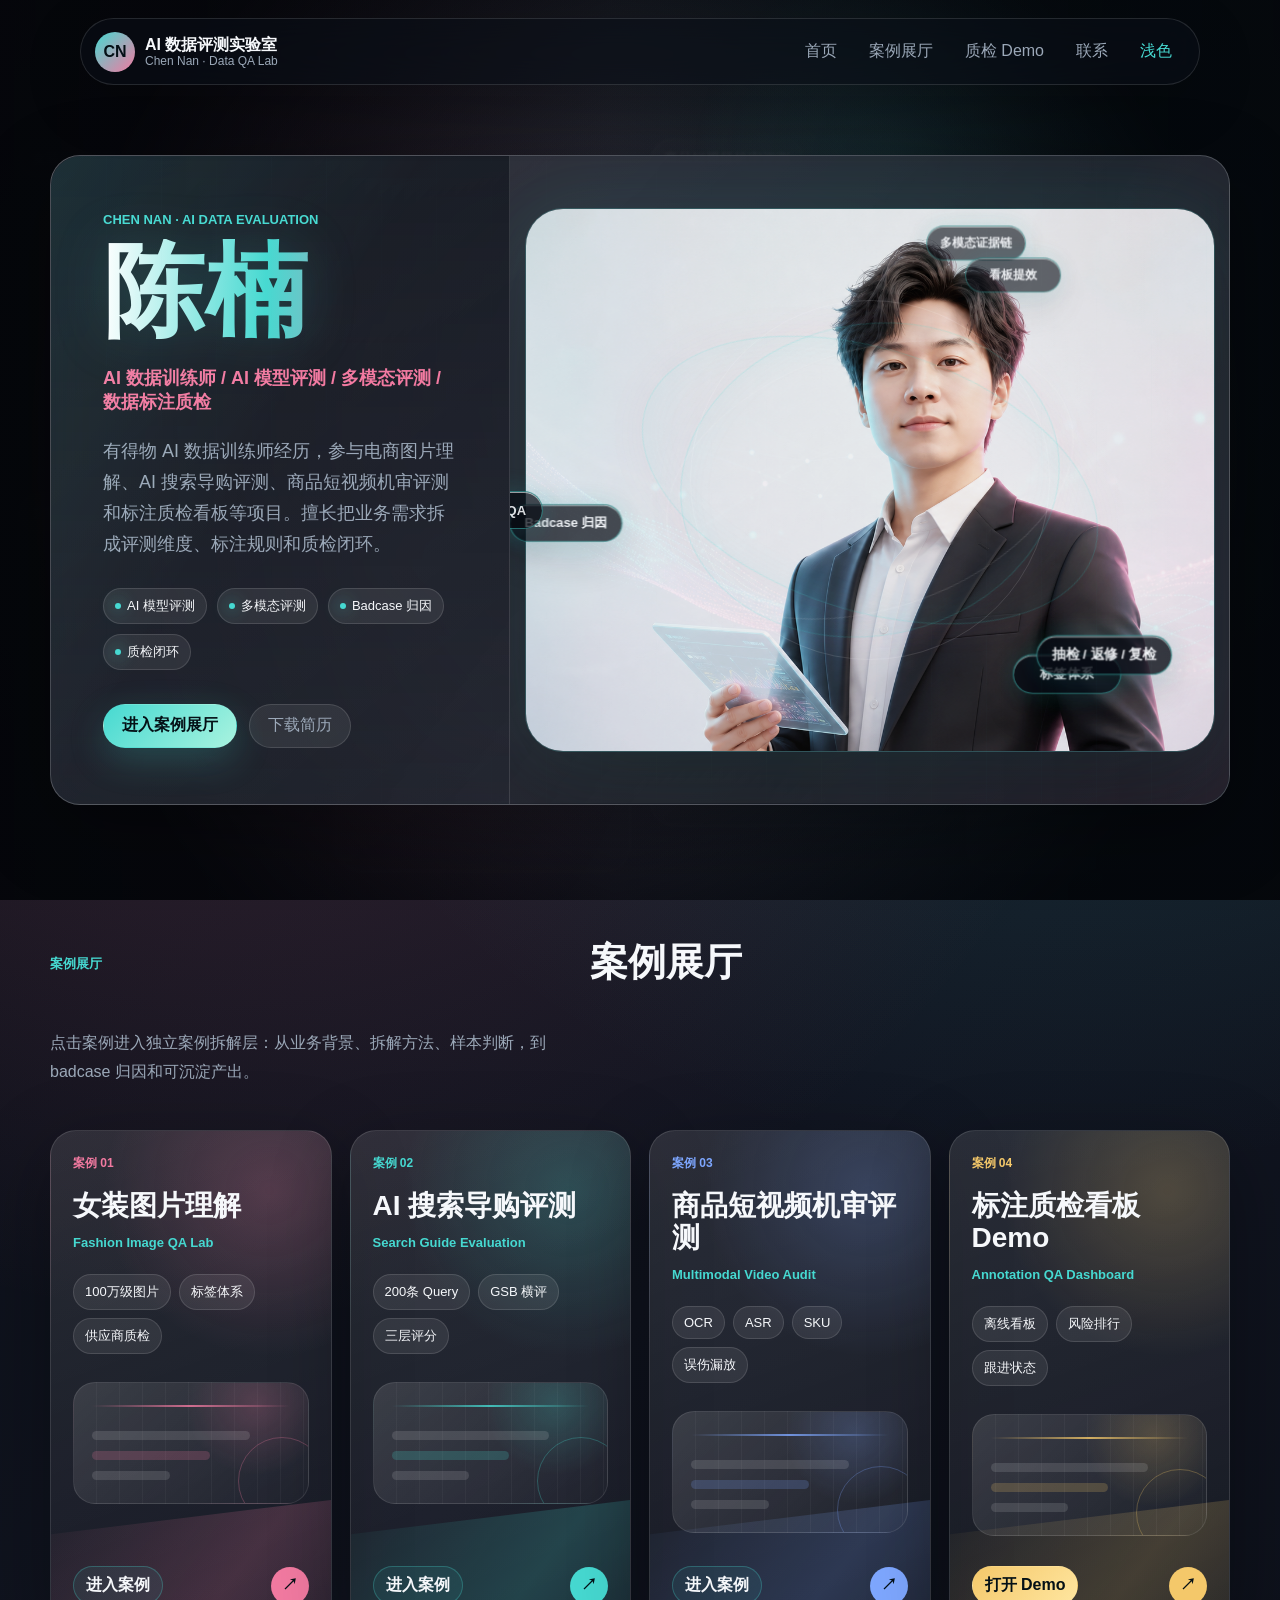
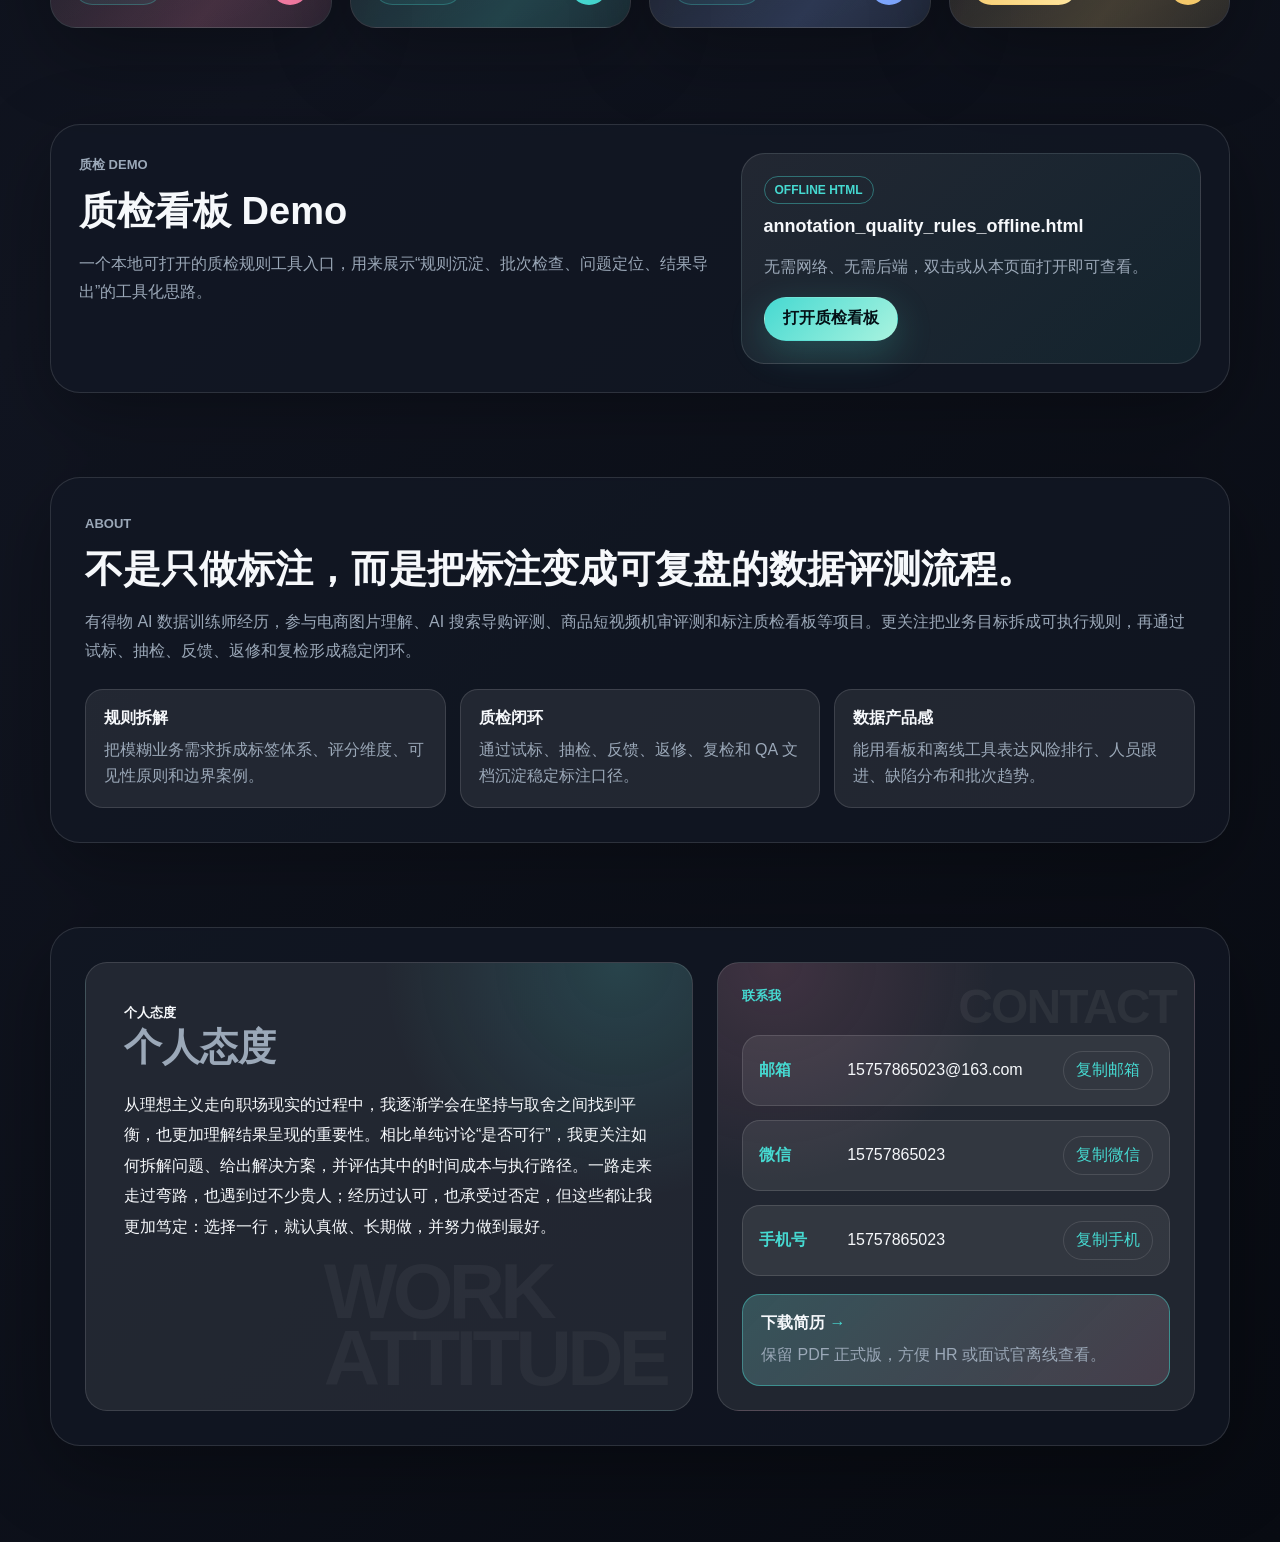
<file: index.html>
<!DOCTYPE html>
<html lang="zh-CN">
<head>
  <meta charset="UTF-8">
  <meta name="viewport" content="width=device-width, initial-scale=1.0">
  <title>AI 数据评测实验室｜陈楠</title>
  <meta name="description" content="陈楠的 AI 数据训练、模型评测、多模态评测与数据标注质检交互案例展厅。">
  <link rel="stylesheet" href="style.css">
</head>
<body>
  <div class="site-shell" id="top">
    <header class="site-header" id="siteHeader">
      <a class="brand" href="#/home" aria-label="回到首页">
        <span class="brand-mark">CN</span>
        <span>
          <strong>AI 数据评测实验室</strong>
          <small>Chen Nan · Data QA Lab</small>
        </span>
      </a>

      <button class="menu-toggle" id="menuToggle" type="button" aria-label="展开导航" aria-expanded="false">
        <span></span>
        <span></span>
      </button>

      <nav class="site-nav" id="siteNav" aria-label="主导航">
        <a href="#stage">首页</a>
        <a href="#project-gallery">案例展厅</a>
        <a href="#demo-lab">质检 Demo</a>
        <a href="#contact">联系</a>
        <button class="theme-toggle" id="themeToggle" type="button" aria-label="切换深浅主题">浅色</button>
      </nav>
    </header>

    <main>
      <section class="portfolio-stage section-anchor" id="stage">
        <div class="stage-grid" id="stageWall" aria-hidden="true"></div>
        <div class="stage-vignette" aria-hidden="true"></div>

        <div class="stage-card reveal">
          <aside class="stage-rail">
            <p class="stage-kicker">Chen Nan · AI Data Evaluation</p>
            <h1><span>陈楠</span></h1>
            <p class="stage-role">AI 数据训练师 / AI 模型评测 / 多模态评测 / 数据标注质检</p>
            <p class="stage-copy">有得物 AI 数据训练师经历，参与电商图片理解、AI 搜索导购评测、商品短视频机审评测和标注质检看板等项目。擅长把业务需求拆成评测维度、标注规则和质检闭环。</p>

            <div class="stage-tags" id="stageTags"></div>

            <div class="stage-actions">
              <a class="btn primary" href="#project-gallery">进入案例展厅</a>
              <a class="btn subtle" href="assets/resume.pdf" download>下载简历</a>
            </div>
          </aside>

          <div class="stage-visual" id="stageVisual" aria-label="AI 轨道视觉展示区">
            <div class="ai-orbit" aria-hidden="true">
              <div class="orbit-core"></div>
              <div class="orbit-ring orbit-ring-one"><span class="orbit-dot orbit-dot-one"></span></div>
              <div class="orbit-ring orbit-ring-two"><span class="orbit-dot orbit-dot-two"></span></div>
              <div class="orbit-console">
                <span>QA CORE</span>
                <strong>规则 → 样本 → 归因 → 看板</strong>
                <small>把经验沉淀成可复盘的数据评测系统</small>
              </div>
              <div class="orbit-card-layer" id="orbitCardLayer"></div>
            </div>
            <img id="stageRoleImage" src="assets/chen-3d.png" alt="" aria-hidden="true">
            <div class="floating-note note-left">
              <span>Rule Design</span>
              <strong>标签体系 / QA 口径</strong>
            </div>
            <div class="floating-note note-right">
              <span>Dataset QA</span>
              <strong>抽检 / 返修 / 复检</strong>
            </div>
          </div>
        </div>
      </section>

      <section class="project-gallery section-anchor" id="project-gallery">
        <div class="section-head reveal">
          <p class="eyebrow">案例展厅</p>
          <h2>案例展厅</h2>
          <p>点击案例进入独立案例拆解层：从业务背景、拆解方法、样本判断，到 badcase 归因和可沉淀产出。</p>
        </div>
        <div class="gallery-grid" id="projectWall"></div>
      </section>

      <section class="demo-lab section-anchor reveal" id="demo-lab">
        <div class="demo-copy">
          <p class="eyebrow">质检 Demo</p>
          <h2>质检看板 Demo</h2>
          <p>一个本地可打开的质检规则工具入口，用来展示“规则沉淀、批次检查、问题定位、结果导出”的工具化思路。</p>
        </div>
        <div class="demo-panel">
          <span class="demo-badge">OFFLINE HTML</span>
          <strong>annotation_quality_rules_offline.html</strong>
          <p>无需网络、无需后端，双击或从本页面打开即可查看。</p>
          <a class="btn primary" href="demos/annotation_quality_rules_offline.html" target="_blank" rel="noopener">打开质检看板</a>
        </div>
      </section>

      <section class="about-contact section-anchor" id="about">
        <div class="about-card reveal">
          <p class="eyebrow">About</p>
          <h2>不是只做标注，而是把标注变成可复盘的数据评测流程。</h2>
          <p id="aboutSummary"></p>
          <div class="about-points" id="aboutPoints"></div>
        </div>
      </section>

      <section class="contact-section section-anchor reveal" id="contact">
        <article class="attitude-card">
          <p class="eyebrow">个人态度</p>
          <h2>个人态度</h2>
          <p id="attitudeText"></p>
        </article>
        <aside class="contact-action-card">
          <p class="eyebrow">联系我</p>
          <div class="contact-grid" id="contactGrid"></div>
        </aside>
      </section>
    </main>
  </div>

  <aside class="project-page" id="projectPage" aria-hidden="true">
    <button class="project-close" id="projectClose" type="button" aria-label="关闭案例拆解">×</button>
    <div class="project-page-inner project-page-content case-detail-scroll" id="projectPageInner"></div>
  </aside>

  <button class="back-top" id="backTop" type="button" aria-label="回到顶部">↑</button>
  <div class="toast" id="toast" role="status" aria-live="polite"></div>

  <script src="script.js"></script>
</body>
</html>
</file>
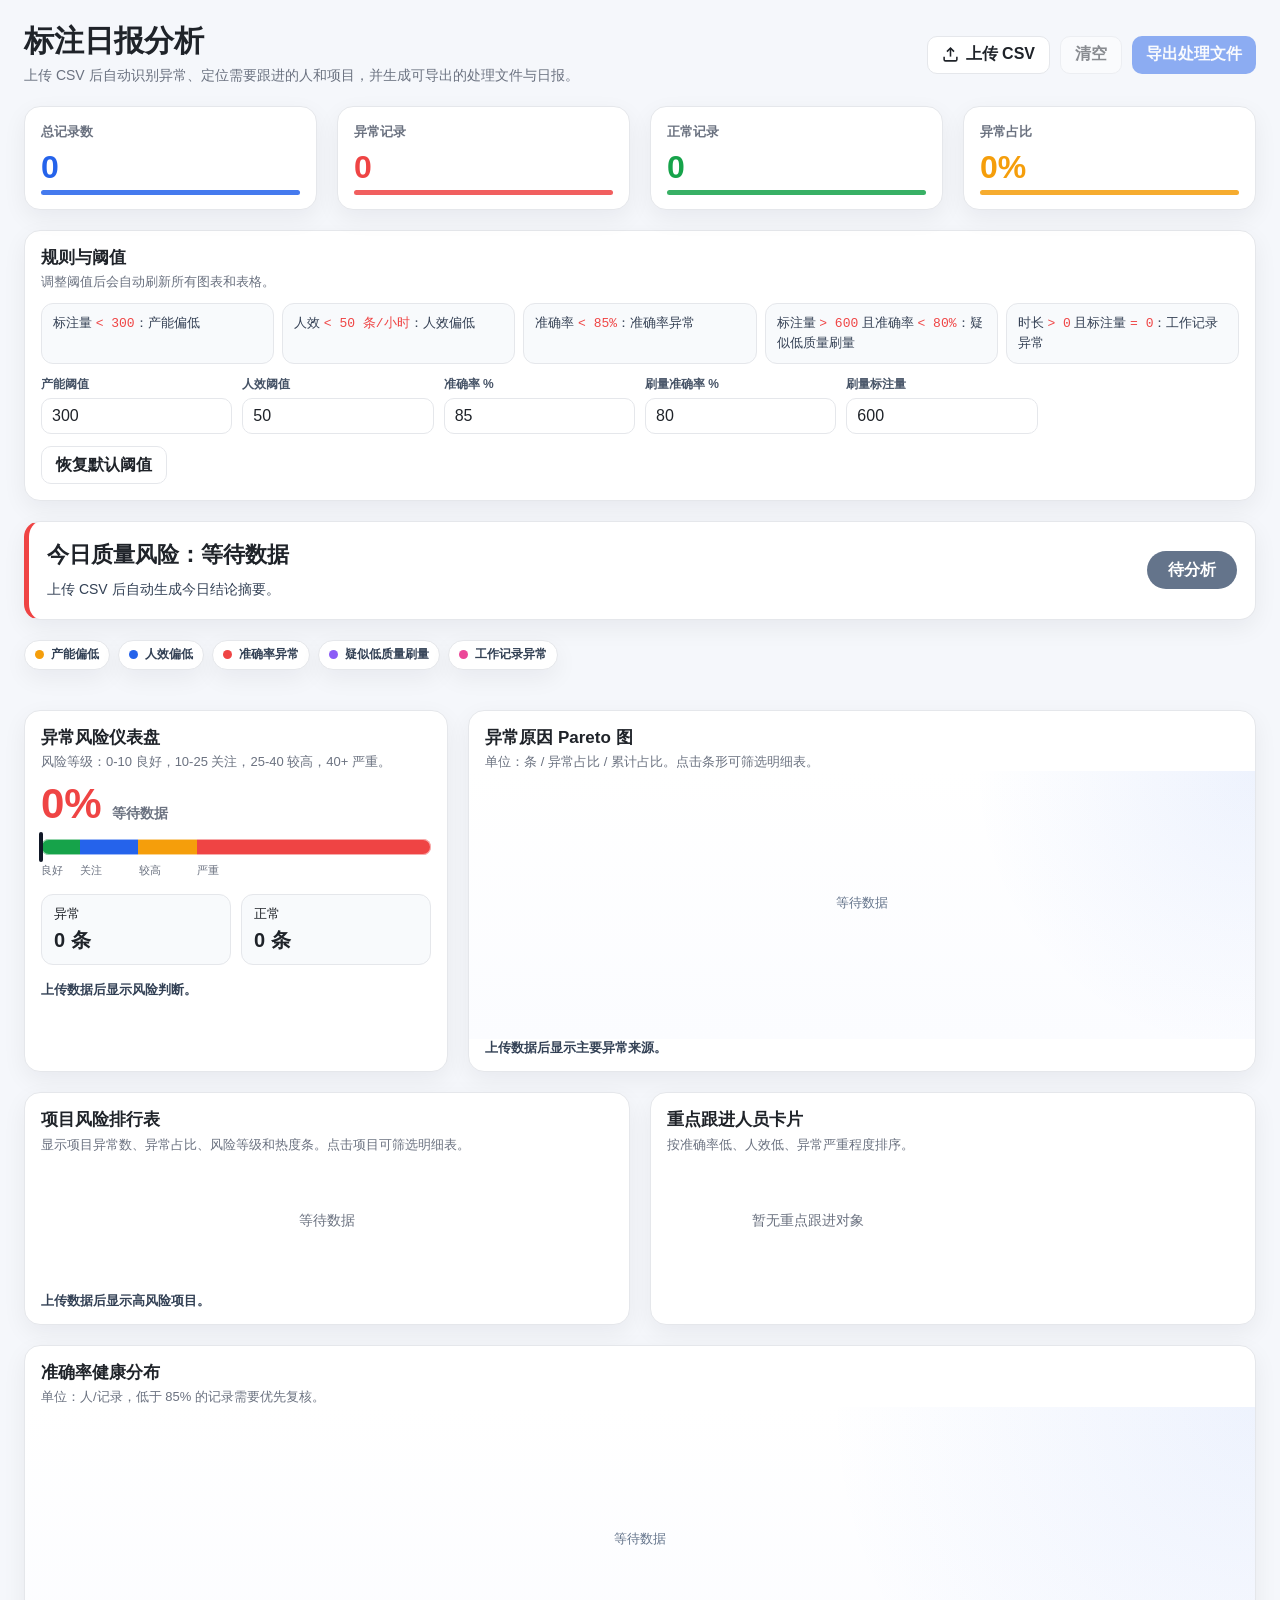
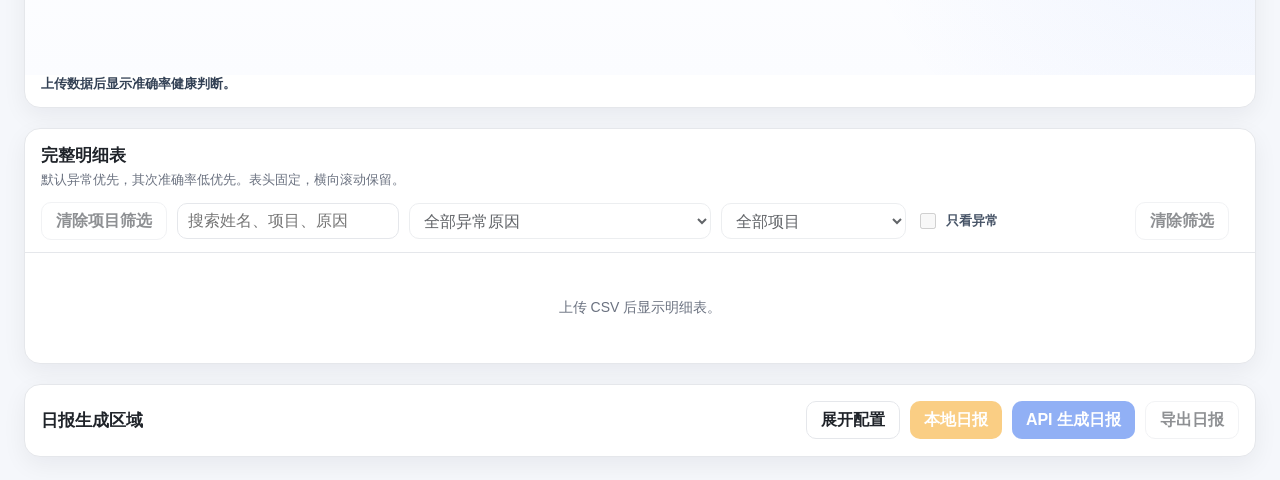
<file: demos/annotation_quality_rules_offline.html>
<!doctype html>
<html lang="zh-CN">
<head>
  <meta charset="utf-8">
  <meta name="viewport" content="width=device-width, initial-scale=1">
  <title>标注日报分析</title>
  <style>
    :root {
      --bg: #f5f7fb;
      --card: #ffffff;
      --text: #1f2329;
      --muted: #6b7280;
      --line: #e5e7eb;
      --blue: #2563eb;
      --green: #16a34a;
      --red: #ef4444;
      --orange: #f59e0b;
      --gray: #64748b;
      --blue-soft: #eff6ff;
      --green-soft: #ecfdf3;
      --red-soft: #fef2f2;
      --orange-soft: #fff7ed;
      --shadow: 0 8px 24px rgba(15, 23, 42, 0.06);
      --radius: 16px;
      --gap: 20px;
    }

    * { box-sizing: border-box; }

    html {
      width: 100%;
      margin: 0;
      padding: 0;
    }

    body {
      width: 100%;
      margin: 0;
      padding: 0;
      min-height: 100vh;
      color: var(--text);
      background: var(--bg);
      font-family: -apple-system, BlinkMacSystemFont, "Segoe UI", "Microsoft YaHei", Arial, sans-serif;
      letter-spacing: 0;
    }

    button, input, select, textarea { font: inherit; }
    button { border: 0; cursor: pointer; }

    .app {
      width: 100%;
      max-width: none;
      margin: 0;
      padding: 24px;
      box-sizing: border-box;
    }

    .top {
      display: grid;
      grid-template-columns: minmax(280px, 1fr) auto;
      gap: var(--gap);
      align-items: center;
      margin-bottom: var(--gap);
    }

    h1 {
      margin: 0;
      font-size: 30px;
      line-height: 1.15;
      font-weight: 820;
    }

    .subtitle {
      margin: 6px 0 0;
      color: var(--muted);
      font-size: 14px;
      line-height: 1.5;
    }

    .top-actions {
      display: flex;
      gap: 10px;
      flex-wrap: wrap;
      justify-content: flex-end;
    }

    .btn {
      min-height: 38px;
      padding: 0 14px;
      border-radius: 10px;
      display: inline-flex;
      align-items: center;
      justify-content: center;
      gap: 7px;
      color: #fff;
      background: var(--blue);
      font-weight: 700;
      white-space: nowrap;
    }

    .btn.secondary {
      color: var(--text);
      background: #fff;
      border: 1px solid var(--line);
    }

    .btn.warning {
      background: var(--orange);
    }

    .btn:disabled {
      cursor: not-allowed;
      opacity: 0.5;
    }

    .btn svg {
      width: 17px;
      height: 17px;
      stroke-width: 2.2;
    }

    .file-input { display: none; }

    .metrics {
      display: grid;
      grid-template-columns: repeat(4, minmax(0, 1fr));
      gap: var(--gap);
      margin-bottom: var(--gap);
      width: 100%;
    }

    .metric {
      min-height: 104px;
      padding: 16px;
      border-radius: var(--radius);
      background: var(--card);
      border: 1px solid var(--line);
      box-shadow: var(--shadow);
      position: relative;
      overflow: hidden;
    }

    .metric::after {
      content: "";
      position: absolute;
      left: 16px;
      right: 16px;
      bottom: 14px;
      height: 5px;
      border-radius: 999px;
      background: var(--blue);
      opacity: 0.85;
    }

    .metric.red::after { background: var(--red); }
    .metric.green::after { background: var(--green); }
    .metric.orange::after { background: var(--orange); }

    .metric-label {
      color: var(--muted);
      font-size: 13px;
      font-weight: 700;
    }

    .metric-value {
      margin-top: 10px;
      font-size: 32px;
      line-height: 1;
      font-weight: 850;
      color: var(--blue);
    }

    .metric.red .metric-value { color: var(--red); }
    .metric.green .metric-value { color: var(--green); }
    .metric.orange .metric-value { color: var(--orange); }

    .workspace {
      display: grid;
      grid-template-columns: minmax(0, 1fr);
      gap: 20px;
      align-items: start;
      width: 100%;
    }

    .side {
      display: grid;
      grid-template-columns: minmax(0, 1fr);
      gap: var(--gap);
      width: 100%;
    }

    .side > .card:first-child {
      display: none;
    }

    .main {
      display: grid;
      gap: var(--gap);
      min-width: 0;
      width: 100%;
    }

    .card {
      width: 100%;
      min-width: 0;
      background: var(--card);
      border: 1px solid var(--line);
      border-radius: var(--radius);
      box-shadow: var(--shadow);
      overflow: hidden;
    }

    .card.pad { padding: 16px; }

    .card-head {
      padding: 16px 16px 0;
      display: flex;
      align-items: flex-start;
      justify-content: space-between;
      gap: 12px;
    }

    .card-title {
      margin: 0;
      font-size: 17px;
      font-weight: 800;
      line-height: 1.3;
    }

    .card-subtitle {
      margin: 4px 0 0;
      color: var(--muted);
      font-size: 13px;
      line-height: 1.45;
    }

    .upload-panel {
      padding: 14px;
      border: 1.5px dashed #b8c7e8;
      border-radius: 14px;
      background: var(--blue-soft);
      text-align: center;
    }

    .upload-panel.is-dragging {
      border-color: var(--blue);
      background: #dbeafe;
    }

    .upload-title {
      margin: 4px 0 6px;
      font-size: 16px;
      font-weight: 800;
    }

    .upload-copy {
      margin: 0;
      color: var(--muted);
      font-size: 13px;
      line-height: 1.45;
    }

    .rule-list {
      list-style: none;
      margin: 12px 0 0;
      padding: 0;
      display: grid;
      grid-template-columns: repeat(5, minmax(160px, 1fr));
      gap: 8px;
      font-size: 13px;
      color: #344054;
    }

    .rule-list li {
      padding: 10px 11px;
      border-radius: 12px;
      background: #f8fafc;
      border: 1px solid var(--line);
      line-height: 1.45;
    }

    .rule-list code {
      color: var(--red);
      font-family: Consolas, "Microsoft YaHei", monospace;
    }

    .form-grid {
      display: grid;
      grid-template-columns: repeat(6, minmax(120px, 1fr));
      gap: 10px;
      margin-top: 12px;
    }

    .field label {
      display: block;
      margin-bottom: 5px;
      color: #475467;
      font-size: 12px;
      font-weight: 750;
    }

    .input, .select, .textarea {
      width: 100%;
      border: 1px solid var(--line);
      border-radius: 10px;
      color: var(--text);
      background: #fff;
      outline: none;
    }

    .input, .select {
      height: 36px;
      padding: 0 10px;
    }

    .textarea {
      min-height: 180px;
      padding: 12px;
      resize: vertical;
      line-height: 1.6;
      font-size: 14px;
    }

    .input:focus, .select:focus, .textarea:focus {
      border-color: var(--blue);
      box-shadow: 0 0 0 3px rgba(37, 99, 235, 0.12);
    }

    .notice {
      margin: 12px 0 0;
      padding: 10px 11px;
      border-radius: 12px;
      color: var(--muted);
      background: #f8fafc;
      border: 1px solid var(--line);
      font-size: 13px;
      line-height: 1.5;
    }

    .notice.error {
      color: var(--red);
      background: var(--red-soft);
      border-color: #fecaca;
    }

    .chart-grid {
      display: grid;
      grid-template-columns: minmax(0, 0.35fr) minmax(0, 0.65fr);
      gap: 20px;
      width: 100%;
    }

    .chart-grid.equal {
      grid-template-columns: repeat(2, minmax(0, 1fr));
    }

    .chart-body {
      padding: 12px 16px 16px;
      background:
        radial-gradient(circle at 100% 0%, rgba(37, 99, 235, 0.08), transparent 34%),
        linear-gradient(180deg, #ffffff, #fbfcff);
    }

    .chart-canvas {
      width: 100%;
      height: 240px;
      display: block;
    }

    .donut-row {
      display: grid;
      grid-template-columns: minmax(130px, 0.72fr) minmax(0, 1fr);
      align-items: center;
      gap: 12px;
    }

    .donut-canvas {
      width: 100%;
      aspect-ratio: 1;
      display: block;
      margin: 0;
    }

    .legend {
      display: grid;
      gap: 10px;
    }

    .legend-item {
      display: grid;
      grid-template-columns: 10px minmax(0, 1fr) auto;
      gap: 8px;
      align-items: center;
      font-size: 13px;
    }

    .legend-dot {
      width: 10px;
      height: 10px;
      border-radius: 999px;
    }

    .legend-label {
      color: #475467;
      overflow: hidden;
      text-overflow: ellipsis;
      white-space: nowrap;
    }

    .legend-value { font-weight: 800; }

    .conclusion-card {
      display: grid;
      grid-template-columns: minmax(0, 1fr) auto;
      gap: 16px;
      align-items: center;
      padding: 18px;
      border-left: 5px solid var(--red);
    }

    .conclusion-title {
      margin: 0;
      font-size: 22px;
      font-weight: 850;
    }

    .conclusion-text {
      margin: 8px 0 0;
      color: #334155;
      font-size: 14px;
      line-height: 1.6;
    }

    .risk-badge {
      min-width: 90px;
      min-height: 38px;
      display: inline-flex;
      align-items: center;
      justify-content: center;
      border-radius: 999px;
      color: #fff;
      background: var(--red);
      font-weight: 850;
    }

    .risk-dashboard {
      padding: 12px 16px 16px;
    }

    .risk-number {
      display: flex;
      align-items: baseline;
      gap: 10px;
      margin-bottom: 14px;
    }

    .risk-number strong {
      font-size: 42px;
      line-height: 1;
      color: var(--red);
    }

    .risk-number span {
      color: var(--muted);
      font-size: 14px;
      font-weight: 700;
    }

    .risk-meter {
      position: relative;
      height: 16px;
      border-radius: 999px;
      background:
        linear-gradient(90deg,
          var(--green) 0%, var(--green) 10%,
          var(--blue) 10%, var(--blue) 25%,
          var(--orange) 25%, var(--orange) 40%,
          var(--red) 40%, var(--red) 100%);
      box-shadow: inset 0 0 0 1px rgba(255,255,255,0.55);
    }

    .risk-pointer {
      position: absolute;
      top: -7px;
      width: 4px;
      height: 30px;
      border-radius: 999px;
      background: #111827;
      transform: translateX(-2px);
    }

    .risk-scale {
      display: grid;
      grid-template-columns: 10fr 15fr 15fr 60fr;
      gap: 0;
      margin-top: 8px;
      color: var(--muted);
      font-size: 11px;
    }

    .risk-stats {
      display: grid;
      grid-template-columns: repeat(2, minmax(0, 1fr));
      gap: 10px;
      margin-top: 16px;
    }

    .risk-stat {
      padding: 10px 12px;
      border-radius: 12px;
      border: 1px solid var(--line);
      background: #f8fafc;
      font-size: 13px;
    }

    .risk-stat strong {
      display: block;
      margin-top: 4px;
      font-size: 20px;
    }

    .chart-conclusion {
      padding: 0 16px 14px;
      color: #334155;
      font-size: 13px;
      font-weight: 750;
    }

    .project-risk-list {
      display: grid;
      gap: 10px;
      padding: 12px 16px 16px;
    }

    .project-risk-row {
      display: grid;
      grid-template-columns: minmax(180px, 1.3fr) 70px 86px 72px minmax(120px, 0.9fr);
      gap: 10px;
      align-items: center;
      padding: 10px 12px;
      border: 1px solid var(--line);
      border-radius: 12px;
      background: #fbfcfe;
      font-size: 13px;
      cursor: pointer;
      transition: background 0.12s ease, border-color 0.12s ease;
    }

    .project-risk-row:hover {
      background: #f8fafc;
    }

    .project-risk-row.active {
      border: 1px solid #2563eb;
      background: #eff6ff;
    }

    .heat-track {
      height: 9px;
      border-radius: 999px;
      background: #e5e7eb;
      overflow: hidden;
    }

    .heat-fill {
      height: 100%;
      border-radius: inherit;
    }

    .person-grid {
      display: grid;
      grid-template-columns: repeat(2, minmax(0, 1fr));
      gap: 10px;
      padding: 12px 16px 16px;
    }

    .follow-pager {
      display: flex;
      align-items: center;
      gap: 8px;
      color: var(--muted);
      font-size: 13px;
      font-weight: 700;
      flex-wrap: wrap;
    }

    .pager-btn {
      min-height: 30px;
      padding: 0 10px;
      border-radius: 8px;
      color: var(--text);
      background: #fff;
      border: 1px solid var(--line);
      font-weight: 700;
    }

    .pager-btn:disabled {
      opacity: 0.45;
      cursor: not-allowed;
    }

    .person-card {
      display: grid;
      gap: 8px;
      padding: 12px;
      border: 1px solid var(--line);
      border-radius: 14px;
      background: #fbfcfe;
    }

    .person-head {
      display: flex;
      justify-content: space-between;
      align-items: center;
      gap: 10px;
    }

    .person-name {
      font-size: 15px;
      font-weight: 850;
    }

    .person-meta,
    .person-rule,
    .person-action {
      color: var(--muted);
      font-size: 12px;
      line-height: 1.45;
    }

    .btn.followed-btn {
      background: #dcfce7;
      color: #166534;
      border: 1px solid #86efac;
    }

    .person-metrics {
      display: grid;
      grid-template-columns: 1fr 1fr;
      gap: 8px;
    }

    .person-metric {
      padding: 8px;
      border-radius: 10px;
      background: #f8fafc;
      font-size: 12px;
    }

    .person-metric strong {
      display: block;
      margin-top: 2px;
      color: #111827;
      font-size: 15px;
    }

    .risk-strip {
      display: flex;
      flex-wrap: wrap;
      gap: 8px;
      padding: 0 0 0;
      margin-bottom: var(--gap);
    }

    .risk-pill {
      display: inline-flex;
      align-items: center;
      gap: 7px;
      min-height: 30px;
      padding: 0 10px;
      border-radius: 999px;
      background: #ffffff;
      border: 1px solid var(--line);
      color: #334155;
      font-size: 12px;
      font-weight: 750;
      box-shadow: var(--shadow);
    }

    .risk-pill i {
      width: 9px;
      height: 9px;
      border-radius: 999px;
      display: inline-block;
    }

    .follow-list {
      display: grid;
      gap: 10px;
      padding: 12px 16px 16px;
    }

    .follow-item {
      display: grid;
      grid-template-columns: minmax(0, 1fr) auto;
      gap: 12px;
      align-items: center;
      padding: 12px;
      border: 1px solid var(--line);
      border-radius: 12px;
      background: #fbfcfe;
    }

    .follow-name {
      font-size: 14px;
      font-weight: 800;
    }

    .follow-meta {
      margin-top: 4px;
      color: var(--muted);
      font-size: 12px;
      line-height: 1.45;
    }

    .follow-action {
      margin-top: 6px;
      color: #344054;
      font-size: 12px;
      font-weight: 700;
    }

    .filters {
      display: grid;
      grid-template-columns: auto auto minmax(220px, 1.3fr) minmax(160px, 0.8fr) minmax(180px, 0.9fr) auto auto;
      gap: 10px;
      padding: 12px 16px 0;
      align-items: center;
      width: 100%;
    }

    .filter-chip {
      display: none;
      align-items: center;
      gap: 8px;
      min-height: 32px;
      padding: 0 10px;
      border-radius: 999px;
      color: var(--blue);
      background: var(--blue-soft);
      border: 1px solid #bfdbfe;
      font-size: 13px;
      font-weight: 800;
      white-space: nowrap;
    }

    .filter-chip.is-visible {
      display: inline-flex;
    }

    .chip-close {
      border: 0;
      padding: 0;
      background: transparent;
      color: var(--blue);
      font-weight: 900;
      line-height: 1;
    }

    .switch {
      display: inline-flex;
      align-items: center;
      gap: 7px;
      color: #475467;
      font-size: 13px;
      font-weight: 700;
      white-space: nowrap;
    }

    .switch input {
      width: 16px;
      height: 16px;
      accent-color: var(--blue);
    }

    .table-wrap {
      margin-top: 12px;
      overflow: auto;
      max-height: 640px;
      border-top: 1px solid var(--line);
      width: 100%;
    }

    table {
      width: 100%;
      min-width: 1120px;
      border-collapse: collapse;
      font-size: 13px;
    }

    th, td {
      padding: 10px 12px;
      border-bottom: 1px solid #edf0f3;
      text-align: left;
      white-space: nowrap;
      vertical-align: middle;
    }

    th {
      position: sticky;
      top: 0;
      z-index: 1;
      color: #475467;
      background: #f9fafb;
      font-weight: 800;
    }

    tr.is-abnormal td {
      background: rgba(220, 38, 38, 0.045);
    }

    .pill {
      display: inline-flex;
      align-items: center;
      min-height: 24px;
      padding: 0 8px;
      border-radius: 999px;
      font-size: 12px;
      font-weight: 800;
      color: var(--gray);
      background: #f1f5f9;
    }

    .pill.normal { color: var(--green); background: var(--green-soft); }
    .pill.abnormal { color: var(--red); background: var(--red-soft); }
    .pill.reason-low-output { color: #a16207; background: #fef3c7; }
    .pill.reason-low-eff { color: var(--blue); background: var(--blue-soft); }
    .pill.reason-accuracy { color: var(--red); background: var(--red-soft); }
    .pill.reason-brush { color: #7c3aed; background: #f3e8ff; }
    .pill.reason-record { color: #be185d; background: #fce7f3; }

    .empty {
      padding: 46px 16px;
      text-align: center;
      color: var(--muted);
      font-size: 14px;
    }

    .report-card {
      background: var(--card);
      border: 1px solid var(--line);
      border-radius: var(--radius);
      box-shadow: var(--shadow);
      overflow: hidden;
      width: 100%;
    }

    .report-bar {
      padding: 16px;
      display: flex;
      align-items: center;
      justify-content: space-between;
      gap: 12px;
      flex-wrap: wrap;
      border-bottom: 1px solid transparent;
    }

    .report-card.is-open .report-bar {
      border-bottom-color: var(--line);
    }

    .report-title {
      font-size: 17px;
      font-weight: 800;
    }

    .report-bar-actions {
      display: flex;
      align-items: center;
      gap: 10px;
      flex-wrap: wrap;
    }

    .report-panel {
      padding: 16px;
      display: grid;
      gap: 12px;
    }

    .report-panel[hidden] {
      display: none;
    }

    .api-grid {
      display: grid;
      grid-template-columns: repeat(3, minmax(0, 1fr));
      gap: 10px;
    }

    .report-actions {
      display: flex;
      justify-content: space-between;
      align-items: center;
      gap: 10px;
      flex-wrap: wrap;
    }

    .api-status {
      color: var(--muted);
      font-size: 13px;
    }

    .api-status.error { color: var(--red); }
    .api-status.ok { color: var(--green); }

    @media (max-width: 1120px) {
      .workspace { grid-template-columns: 1fr; }
      .side { grid-template-columns: 1fr; }
      .rule-list { grid-template-columns: repeat(2, minmax(180px, 1fr)); }
      .form-grid { grid-template-columns: repeat(3, minmax(120px, 1fr)); }
      .chart-grid, .chart-grid.equal { grid-template-columns: 1fr; }
      .person-grid { grid-template-columns: 1fr; }
      .project-risk-row { grid-template-columns: minmax(160px, 1fr) 64px 78px 70px minmax(100px, 0.8fr); }
    }

    @media (max-width: 760px) {
      .app { padding: 14px; }
      .top { grid-template-columns: 1fr; }
      .top-actions { justify-content: flex-start; }
      .metrics { grid-template-columns: 1fr 1fr; }
      .side { grid-template-columns: 1fr; }
      .rule-list { grid-template-columns: 1fr; }
      .form-grid { grid-template-columns: 1fr; }
      .filters { grid-template-columns: 1fr; }
      .api-grid { grid-template-columns: 1fr; }
      .donut-row { grid-template-columns: 1fr; }
      h1 { font-size: 28px; }
    }
  </style>
</head>
<body>
  <main class="app">
    <section class="top">
      <div>
        <h1>标注日报分析</h1>
        <p class="subtitle">上传 CSV 后自动识别异常、定位需要跟进的人和项目，并生成可导出的处理文件与日报。</p>
      </div>
      <div class="top-actions">
        <button class="btn secondary" id="pickBtn" type="button">
          <svg viewBox="0 0 24 24" fill="none" stroke="currentColor" aria-hidden="true"><path d="M21 15v4a2 2 0 0 1-2 2H5a2 2 0 0 1-2-2v-4"></path><path d="M17 8l-5-5-5 5"></path><path d="M12 3v12"></path></svg>
          上传 CSV
        </button>
        <input class="file-input" id="fileInput" type="file" accept=".csv,text/csv">
        <button class="btn secondary" id="clearBtn" type="button" disabled>清空</button>
        <button class="btn" id="exportBtn" type="button" disabled>导出处理文件</button>
      </div>
    </section>

    <section class="metrics">
      <div class="metric">
        <div class="metric-label">总记录数</div>
        <div class="metric-value" id="totalCount">0</div>
      </div>
      <div class="metric red">
        <div class="metric-label">异常记录</div>
        <div class="metric-value" id="abnormalCount">0</div>
      </div>
      <div class="metric green">
        <div class="metric-label">正常记录</div>
        <div class="metric-value" id="normalCount">0</div>
      </div>
      <div class="metric orange">
        <div class="metric-label">异常占比</div>
        <div class="metric-value" id="abnormalRate">0%</div>
      </div>
    </section>

    <section class="workspace">
      <aside class="side">
        <section class="card pad">
          <div class="upload-panel" id="dropzone">
            <div class="upload-title">拖入 CSV 文件</div>
            <p class="upload-copy">支持字段：完成量/标注量、作业时长/时长、质量得分/准确率。</p>
          </div>
          <p class="notice" id="messageBox">等待上传文件。所有处理都在本机浏览器完成。</p>
        </section>

        <section class="card pad">
          <h2 class="card-title">规则与阈值</h2>
          <p class="card-subtitle">调整阈值后会自动刷新所有图表和表格。</p>
          <ul class="rule-list">
            <li>标注量 <code>&lt; <span id="ruleQuantityText">300</span></code>：产能偏低</li>
            <li>人效 <code>&lt; <span id="ruleEfficiencyText">50</span> 条/小时</code>：人效偏低</li>
            <li>准确率 <code>&lt; <span id="ruleAccuracyText">85</span>%</code>：准确率异常</li>
            <li>标注量 <code>&gt; <span id="ruleBrushQuantityText">600</span></code> 且准确率 <code>&lt; <span id="ruleBrushAccuracyText">80</span>%</code>：疑似低质量刷量</li>
            <li>时长 <code>&gt; 0</code> 且标注量 <code>= 0</code>：工作记录异常</li>
          </ul>
          <div class="form-grid">
            <div class="field">
              <label for="thresholdQuantity">产能阈值</label>
              <input class="input" id="thresholdQuantity" type="number" min="0" value="300">
            </div>
            <div class="field">
              <label for="thresholdEfficiency">人效阈值</label>
              <input class="input" id="thresholdEfficiency" type="number" min="0" value="50">
            </div>
            <div class="field">
              <label for="thresholdAccuracy">准确率 %</label>
              <input class="input" id="thresholdAccuracy" type="number" min="0" max="100" value="85">
            </div>
            <div class="field">
              <label for="thresholdBrushAccuracy">刷量准确率 %</label>
              <input class="input" id="thresholdBrushAccuracy" type="number" min="0" max="100" value="80">
            </div>
            <div class="field">
              <label for="thresholdBrushQuantity">刷量标注量</label>
              <input class="input" id="thresholdBrushQuantity" type="number" min="0" value="600">
            </div>
          </div>
          <div style="margin-top:12px">
            <button class="btn secondary" id="resetThresholdBtn" type="button">恢复默认阈值</button>
          </div>
        </section>
      </aside>

      <section class="main">
        <section class="card conclusion-card">
          <div>
            <h2 class="conclusion-title" id="conclusionTitle">今日质量风险：等待数据</h2>
            <p class="conclusion-text" id="conclusionText">上传 CSV 后自动生成今日结论摘要。</p>
          </div>
          <div class="risk-badge" id="conclusionBadge">待分析</div>
        </section>

        <div class="risk-strip">
          <span class="risk-pill"><i style="background:#f59e0b"></i>产能偏低</span>
          <span class="risk-pill"><i style="background:#2563eb"></i>人效偏低</span>
          <span class="risk-pill"><i style="background:#ef4444"></i>准确率异常</span>
          <span class="risk-pill"><i style="background:#8b5cf6"></i>疑似低质量刷量</span>
          <span class="risk-pill"><i style="background:#ec4899"></i>工作记录异常</span>
        </div>

        <section class="chart-grid">
          <div class="card">
            <div class="card-head">
              <div>
                <h2 class="card-title">异常风险仪表盘</h2>
                <p class="card-subtitle">风险等级：0-10 良好，10-25 关注，25-40 较高，40+ 严重。</p>
              </div>
            </div>
            <div class="risk-dashboard" id="riskDashboard">
              <div class="risk-number"><strong id="riskPercent">0%</strong><span id="riskLevelText">等待数据</span></div>
              <div class="risk-meter"><span class="risk-pointer" id="riskPointer" style="left:0%"></span></div>
              <div class="risk-scale"><span>良好</span><span>关注</span><span>较高</span><span>严重</span></div>
              <div class="risk-stats">
                <div class="risk-stat">异常<strong id="riskAbnormal">0 条</strong></div>
                <div class="risk-stat">正常<strong id="riskNormal">0 条</strong></div>
              </div>
            </div>
            <div class="chart-conclusion" id="riskConclusion">上传数据后显示风险判断。</div>
          </div>

          <div class="card">
            <div class="card-head">
              <div>
                <h2 class="card-title">异常原因 Pareto 图</h2>
                <p class="card-subtitle">单位：条 / 异常占比 / 累计占比。点击条形可筛选明细表。</p>
              </div>
            </div>
            <div class="chart-body">
              <canvas class="chart-canvas" id="reasonChart" width="760" height="280"></canvas>
            </div>
            <div class="chart-conclusion" id="paretoConclusion">上传数据后显示主要异常来源。</div>
          </div>
        </section>

        <section class="chart-grid equal">
          <div class="card">
            <div class="card-head">
              <div>
                <h2 class="card-title">项目风险排行表</h2>
                <p class="card-subtitle">显示项目异常数、异常占比、风险等级和热度条。点击项目可筛选明细表。</p>
              </div>
            </div>
            <div class="project-risk-list" id="projectRiskList"><div class="empty">等待数据</div></div>
            <div class="chart-conclusion" id="projectConclusion">上传数据后显示高风险项目。</div>
          </div>

          <div class="card">
            <div class="card-head">
              <div>
                <h2 class="card-title">重点跟进人员卡片</h2>
                <p class="card-subtitle">按准确率低、人效低、异常严重程度排序。</p>
              </div>
              <div class="follow-pager" id="followPager"></div>
            </div>
            <div class="person-grid" id="followList"><div class="empty">等待数据</div></div>
          </div>
        </section>

        <section class="card">
          <div class="card-head">
            <div>
              <h2 class="card-title">准确率健康分布</h2>
              <p class="card-subtitle" id="accuracyInsight">单位：人/记录，低于 85% 的记录需要优先复核。</p>
            </div>
          </div>
          <div class="chart-body">
            <canvas class="chart-canvas" id="accuracyHistogram" width="1000" height="250"></canvas>
          </div>
          <div class="chart-conclusion" id="accuracyConclusion">上传数据后显示准确率健康判断。</div>
        </section>

        <section class="card">
          <div class="card-head">
            <div>
              <h2 class="card-title">完整明细表</h2>
              <p class="card-subtitle">默认异常优先，其次准确率低优先。表头固定，横向滚动保留。</p>
            </div>
          </div>
          <div class="filters">
            <span class="filter-chip" id="projectFilterChip">当前筛选：<span id="projectFilterText"></span><button class="chip-close" id="chipClearProjectBtn" type="button">×</button></span>
            <button class="btn secondary" id="clearProjectBtn" type="button" disabled>清除项目筛选</button>
            <input class="input" id="searchInput" type="search" placeholder="搜索姓名、项目、原因" disabled>
            <select class="select" id="reasonFilter" disabled><option value="all">全部异常原因</option></select>
            <select class="select" id="projectFilter" disabled><option value="all">全部项目</option></select>
            <label class="switch"><input id="onlyAbnormal" type="checkbox" disabled>只看异常</label>
            <button class="btn secondary" id="clearFiltersBtn" type="button" disabled>清除筛选</button>
          </div>
          <div class="table-wrap">
            <div class="empty" id="emptyState">上传 CSV 后显示明细表。</div>
            <table id="previewTable" hidden>
              <thead id="tableHead"></thead>
              <tbody id="tableBody"></tbody>
            </table>
          </div>
        </section>

        <section class="report-card" id="reportCard">
          <div class="report-bar">
            <div class="report-title">日报生成区域</div>
            <div class="report-bar-actions">
              <button class="btn secondary" id="toggleReportBtn" type="button">展开配置</button>
              <button class="btn warning" id="localReportBtn" type="button" disabled>本地日报</button>
              <button class="btn" id="generateReportBtn" type="button" disabled>API 生成日报</button>
              <button class="btn secondary" id="exportReportBtn" type="button" disabled>导出日报</button>
            </div>
          </div>
          <div class="report-panel" id="reportPanel" hidden>
            <div class="api-grid">
              <div class="field">
                <label for="reportDate">日报日期</label>
                <input class="input" id="reportDate" type="date">
              </div>
              <div class="field">
                <label for="reportTeam">团队 / 项目</label>
                <input class="input" id="reportTeam" type="text" placeholder="例如：标注运营组">
              </div>
              <div class="field">
                <label for="reportOwner">汇报人</label>
                <input class="input" id="reportOwner" type="text" placeholder="你的名字">
              </div>
              <div class="field">
                <label for="apiEndpoint">API 地址</label>
                <input class="input" id="apiEndpoint" type="url" value="https://api.openai.com/v1/chat/completions" placeholder="https://.../v1/chat/completions">
              </div>
              <div class="field">
                <label for="apiKey">API Key</label>
                <input class="input" id="apiKey" type="password" placeholder="折叠区内配置，不占用主页面">
              </div>
              <div class="field">
                <label for="apiModel">模型名</label>
                <input class="input" id="apiModel" type="text" placeholder="填写模型名">
              </div>
            </div>
            <div class="report-actions">
              <div style="display:flex;gap:10px;flex-wrap:wrap">
                <button class="btn secondary" id="saveApiBtn" type="button">保存配置</button>
                <button class="btn secondary" id="copyReportBtn" type="button" disabled>复制日报</button>
              </div>
              <div class="api-status" id="apiStatus">默认先用本地日报，API 可用于润色。</div>
            </div>
            <textarea class="textarea" id="reportPreview" placeholder="日报结果会显示在这里。" readonly></textarea>
          </div>
        </section>
      </section>
    </section>
  </main>

  <script>
    const FIELD_ALIASES = {
      quantity: ["标注量", "完成量", "任务量", "产出量"],
      hours: ["时长", "作业时长", "工作时长", "耗时"],
      accuracy: ["准确率", "质量得分", "质量分", "正确率"],
      correct: ["正确量", "正确数"],
      sample: ["抽检量", "抽样量", "检查量"]
    };

    const OUTPUT_FIELDS = ["人效_条每小时", "准确率_%", "是否异常", "异常原因", "建议动作"];
    const MAX_REPORT_ROWS = 120;
    const MAX_TABLE_ROWS = 1000;
    const DEFAULT_THRESHOLDS = {
      quantityMin: 300,
      efficiencyMin: 50,
      accuracyMin: 85,
      brushQuantityMin: 600,
      brushAccuracyMax: 80
    };
    const COLORS = {
      blue: "#2563eb",
      green: "#16a34a",
      red: "#ef4444",
      orange: "#f59e0b",
      gray: "#64748b",
      purple: "#8b5cf6",
      pink: "#ec4899",
      teal: "#14b8a6"
    };
    const REASON_META = {
      "产能偏低": { color: COLORS.orange, className: "reason-low-output", action: "复核任务量，确认是否存在产能瓶颈。" },
      "人效偏低": { color: COLORS.blue, className: "reason-low-eff", action: "检查作业流程，安排效率辅导。" },
      "准确率异常": { color: COLORS.red, className: "reason-accuracy", action: "复核样本，检查规则理解偏差。" },
      "疑似低质量刷量": { color: COLORS.purple, className: "reason-brush", action: "暂停批量任务，抽检近期样本。" },
      "工作记录异常": { color: COLORS.pink, className: "reason-record", action: "核对工时记录和任务分配。" }
    };
    const PROJECT_COLORS = [COLORS.blue, COLORS.teal, COLORS.purple, COLORS.orange, COLORS.green, COLORS.pink, COLORS.red];

    const state = {
      fileName: "",
      headers: [],
      rawRows: [],
      outputHeaders: [],
      rows: [],
      filteredRows: [],
      fieldMap: null,
      thresholds: { ...DEFAULT_THRESHOLDS },
      chartResizeTimer: null,
      reasonHitboxes: [],
      projectHitboxes: [],
      followPage: 1,
      followPageSize: 6,
      followedUsers: new Set(),
      reportText: ""
    };

    const els = {
      pickBtn: document.getElementById("pickBtn"),
      fileInput: document.getElementById("fileInput"),
      dropzone: document.getElementById("dropzone"),
      clearBtn: document.getElementById("clearBtn"),
      exportBtn: document.getElementById("exportBtn"),
      messageBox: document.getElementById("messageBox"),
      totalCount: document.getElementById("totalCount"),
      abnormalCount: document.getElementById("abnormalCount"),
      normalCount: document.getElementById("normalCount"),
      abnormalRate: document.getElementById("abnormalRate"),
      conclusionTitle: document.getElementById("conclusionTitle"),
      conclusionText: document.getElementById("conclusionText"),
      conclusionBadge: document.getElementById("conclusionBadge"),
      riskPercent: document.getElementById("riskPercent"),
      riskLevelText: document.getElementById("riskLevelText"),
      riskPointer: document.getElementById("riskPointer"),
      riskAbnormal: document.getElementById("riskAbnormal"),
      riskNormal: document.getElementById("riskNormal"),
      riskConclusion: document.getElementById("riskConclusion"),
      reasonChart: document.getElementById("reasonChart"),
      paretoConclusion: document.getElementById("paretoConclusion"),
      projectRiskList: document.getElementById("projectRiskList"),
      projectConclusion: document.getElementById("projectConclusion"),
      accuracyHistogram: document.getElementById("accuracyHistogram"),
      accuracyInsight: document.getElementById("accuracyInsight"),
      accuracyConclusion: document.getElementById("accuracyConclusion"),
      followList: document.getElementById("followList"),
      followPager: document.getElementById("followPager"),
      projectFilterChip: document.getElementById("projectFilterChip"),
      projectFilterText: document.getElementById("projectFilterText"),
      chipClearProjectBtn: document.getElementById("chipClearProjectBtn"),
      clearProjectBtn: document.getElementById("clearProjectBtn"),
      searchInput: document.getElementById("searchInput"),
      reasonFilter: document.getElementById("reasonFilter"),
      projectFilter: document.getElementById("projectFilter"),
      onlyAbnormal: document.getElementById("onlyAbnormal"),
      clearFiltersBtn: document.getElementById("clearFiltersBtn"),
      emptyState: document.getElementById("emptyState"),
      previewTable: document.getElementById("previewTable"),
      tableHead: document.getElementById("tableHead"),
      tableBody: document.getElementById("tableBody"),
      thresholdQuantity: document.getElementById("thresholdQuantity"),
      thresholdEfficiency: document.getElementById("thresholdEfficiency"),
      thresholdAccuracy: document.getElementById("thresholdAccuracy"),
      thresholdBrushQuantity: document.getElementById("thresholdBrushQuantity"),
      thresholdBrushAccuracy: document.getElementById("thresholdBrushAccuracy"),
      resetThresholdBtn: document.getElementById("resetThresholdBtn"),
      ruleQuantityText: document.getElementById("ruleQuantityText"),
      ruleEfficiencyText: document.getElementById("ruleEfficiencyText"),
      ruleAccuracyText: document.getElementById("ruleAccuracyText"),
      ruleBrushQuantityText: document.getElementById("ruleBrushQuantityText"),
      ruleBrushAccuracyText: document.getElementById("ruleBrushAccuracyText"),
      reportDate: document.getElementById("reportDate"),
      reportTeam: document.getElementById("reportTeam"),
      reportOwner: document.getElementById("reportOwner"),
      reportCard: document.getElementById("reportCard"),
      reportPanel: document.getElementById("reportPanel"),
      toggleReportBtn: document.getElementById("toggleReportBtn"),
      apiEndpoint: document.getElementById("apiEndpoint"),
      apiKey: document.getElementById("apiKey"),
      apiModel: document.getElementById("apiModel"),
      saveApiBtn: document.getElementById("saveApiBtn"),
      localReportBtn: document.getElementById("localReportBtn"),
      generateReportBtn: document.getElementById("generateReportBtn"),
      copyReportBtn: document.getElementById("copyReportBtn"),
      exportReportBtn: document.getElementById("exportReportBtn"),
      apiStatus: document.getElementById("apiStatus"),
      reportPreview: document.getElementById("reportPreview")
    };

    function findField(headers, aliases) {
      return aliases.find((name) => headers.includes(name)) || "";
    }

    function toNumber(value) {
      if (value === null || value === undefined) return null;
      let text = String(value).trim();
      if (!text) return null;
      const isPercent = text.endsWith("%");
      text = text.replace(/%$/, "").replace(/,/g, "");
      const number = Number(text);
      if (!Number.isFinite(number)) return null;
      return isPercent ? number / 100 : number;
    }

    function round(number, digits) {
      const factor = 10 ** digits;
      return Math.round((number + Number.EPSILON) * factor) / factor;
    }

    function calcAccuracy(row, fieldMap) {
      const correct = fieldMap.correct ? toNumber(row[fieldMap.correct]) : null;
      const sample = fieldMap.sample ? toNumber(row[fieldMap.sample]) : null;
      if (correct !== null && sample !== null && sample > 0) return correct / sample;
      const accuracy = fieldMap.accuracy ? toNumber(row[fieldMap.accuracy]) : null;
      if (accuracy === null) return null;
      return accuracy > 1 ? accuracy / 100 : accuracy;
    }

    function judgeReason(quantity, hours, accuracy) {
      let reason = "";
      let efficiency = null;
      const t = state.thresholds;

      if (quantity !== null && quantity < t.quantityMin) reason = "产能偏低";
      if (quantity !== null && hours !== null && hours > 0) {
        efficiency = quantity / hours;
        if (efficiency < t.efficiencyMin) reason = "人效偏低";
      }
      if (accuracy !== null && accuracy < t.accuracyMin / 100) reason = "准确率异常";
      if (quantity !== null && accuracy !== null && quantity > t.brushQuantityMin && accuracy < t.brushAccuracyMax / 100) reason = "疑似低质量刷量";
      if (hours !== null && hours > 0 && quantity === 0) reason = "工作记录异常";

      return { reason, efficiency };
    }

    function getAction(reason) {
      return REASON_META[reason]?.action || "";
    }

    function getReasonClass(reason) {
      return REASON_META[reason]?.className || "";
    }

    function getReasonColor(reason) {
      return REASON_META[reason]?.color || COLORS.gray;
    }

    function parseCsv(text) {
      const rows = [];
      let row = [];
      let cell = "";
      let inQuotes = false;
      const cleanText = text.replace(/^\uFEFF/, "");

      for (let i = 0; i < cleanText.length; i += 1) {
        const char = cleanText[i];
        const next = cleanText[i + 1];
        if (inQuotes) {
          if (char === '"' && next === '"') {
            cell += '"';
            i += 1;
          } else if (char === '"') {
            inQuotes = false;
          } else {
            cell += char;
          }
          continue;
        }
        if (char === '"') inQuotes = true;
        else if (char === ",") {
          row.push(cell);
          cell = "";
        } else if (char === "\n") {
          row.push(cell);
          rows.push(row);
          row = [];
          cell = "";
        } else if (char !== "\r") cell += char;
      }

      row.push(cell);
      if (row.some((value) => value !== "") || rows.length === 0) rows.push(row);

      const headers = (rows.shift() || []).map((header) => header.trim());
      const dataRows = rows
        .filter((values) => values.some((value) => String(value).trim() !== ""))
        .map((values) => {
          const item = {};
          headers.forEach((header, index) => {
            item[header] = values[index] ?? "";
          });
          return item;
        });
      return { headers, dataRows };
    }

    function csvEscape(value) {
      const text = value === null || value === undefined ? "" : String(value);
      if (/[",\r\n]/.test(text)) return `"${text.replace(/"/g, '""')}"`;
      return text;
    }

    function buildCsv(headers, rows) {
      const lines = [
        headers.map(csvEscape).join(","),
        ...rows.map((row) => headers.map((header) => csvEscape(row[header])).join(","))
      ];
      return `\uFEFF${lines.join("\r\n")}`;
    }

    function createFieldMap(headers) {
      return {
        quantity: findField(headers, FIELD_ALIASES.quantity),
        hours: findField(headers, FIELD_ALIASES.hours),
        accuracy: findField(headers, FIELD_ALIASES.accuracy),
        correct: findField(headers, FIELD_ALIASES.correct),
        sample: findField(headers, FIELD_ALIASES.sample)
      };
    }

    function validateFields(fieldMap) {
      const missing = [];
      if (!fieldMap.quantity) missing.push("标注量/完成量");
      if (!fieldMap.hours) missing.push("时长/作业时长");
      if (!fieldMap.accuracy && !(fieldMap.correct && fieldMap.sample)) missing.push("准确率/质量得分 或 正确量+抽检量");
      return missing;
    }

    function processRows(headers, dataRows, fieldMap) {
      return dataRows.map((row) => {
        const output = { ...row };
        const quantity = toNumber(row[fieldMap.quantity]);
        const hours = toNumber(row[fieldMap.hours]);
        const accuracy = calcAccuracy(row, fieldMap);
        const { reason, efficiency } = judgeReason(quantity, hours, accuracy);
        output["人效_条每小时"] = efficiency === null ? "" : round(efficiency, 2);
        output["准确率_%"] = accuracy === null ? "" : round(accuracy * 100, 2);
        output["是否异常"] = reason ? "是" : "否";
        output["异常原因"] = reason;
        output["建议动作"] = getAction(reason);
        return output;
      });
    }

    async function readCsvText(file) {
      const buffer = await file.arrayBuffer();
      let text = new TextDecoder("utf-8").decode(buffer);
      if (text.includes("\uFFFD")) {
        try { text = new TextDecoder("gb18030").decode(buffer); }
        catch (error) { text = new TextDecoder("gbk").decode(buffer); }
      }
      return text;
    }

    async function handleFile(file) {
      if (!file) return;
      if (!file.name.toLowerCase().endsWith(".csv")) {
        setMessage("请上传 CSV 文件。", "error");
        return;
      }
      try {
        const text = await readCsvText(file);
        const { headers, dataRows } = parseCsv(text);
        const fieldMap = createFieldMap(headers);
        const missing = validateFields(fieldMap);
        if (!headers.length || !dataRows.length) throw new Error("文件没有可处理的数据行。");
        if (missing.length) throw new Error(`缺少必要字段：${missing.join("、")}`);

        state.fileName = file.name;
        state.headers = headers;
        state.rawRows = dataRows;
        state.outputHeaders = [...headers, ...OUTPUT_FIELDS.filter((field) => !headers.includes(field))];
        state.fieldMap = fieldMap;
        state.rows = processRows(headers, dataRows, fieldMap);
        state.reportText = "";
        clearFilters(false);
        setReadyControls(true);
        refreshAll();
        setMessage(`已处理 ${file.name}，共 ${state.rows.length} 行。`);
        setApiStatus("已读取处理结果，可生成日报。", "ok");
      } catch (error) {
        resetData(false);
        setMessage(error.message || "处理文件时出现错误。", "error");
      }
    }

    function setMessage(message, type = "info") {
      els.messageBox.textContent = message;
      els.messageBox.classList.toggle("error", type === "error");
    }

    function setApiStatus(message, type = "info") {
      els.apiStatus.textContent = message;
      els.apiStatus.classList.toggle("error", type === "error");
      els.apiStatus.classList.toggle("ok", type === "ok");
    }

    function setReadyControls(enabled) {
      [
        els.exportBtn,
        els.clearBtn,
        els.searchInput,
        els.reasonFilter,
        els.projectFilter,
        els.onlyAbnormal,
        els.clearProjectBtn,
        els.clearFiltersBtn,
        els.localReportBtn,
        els.generateReportBtn
      ].forEach((el) => { el.disabled = !enabled; });
    }

    function refreshAll() {
      sortRows();
      updateSummary();
      updateFilterOptions();
      renderCharts();
      applyFilters();
    }

    function updateSummary() {
      const total = state.rows.length;
      const abnormal = state.rows.filter((row) => row["是否异常"] === "是").length;
      els.totalCount.textContent = total;
      els.abnormalCount.textContent = abnormal;
      els.normalCount.textContent = total - abnormal;
      els.abnormalRate.textContent = total ? `${round((abnormal / total) * 100, 1)}%` : "0%";
    }

    function sortRows() {
      state.rows.sort((a, b) => {
        const abnormalA = a["是否异常"] === "是" ? 0 : 1;
        const abnormalB = b["是否异常"] === "是" ? 0 : 1;
        if (abnormalA !== abnormalB) return abnormalA - abnormalB;
        const accA = toNumber(a["准确率_%"]) ?? 999;
        const accB = toNumber(b["准确率_%"]) ?? 999;
        return accA - accB;
      });
    }

    function updateFilterOptions() {
      const reasons = uniqueValues(state.rows.map((row) => row["异常原因"]).filter(Boolean));
      const projects = uniqueValues(state.rows.map((row) => row["项目名称"]).filter(Boolean));
      fillSelect(els.reasonFilter, "全部异常原因", reasons);
      fillSelect(els.projectFilter, "全部项目", projects);
    }

    function fillSelect(select, firstLabel, values) {
      const current = select.value;
      select.innerHTML = `<option value="all">${escapeHtml(firstLabel)}</option>` + values.map((value) => `<option value="${escapeHtml(value)}">${escapeHtml(value)}</option>`).join("");
      if (values.includes(current)) select.value = current;
    }

    function uniqueValues(values) {
      return [...new Set(values)].sort((a, b) => String(a).localeCompare(String(b), "zh-CN"));
    }

    function applyFilters() {
      const keyword = els.searchInput.value.trim().toLowerCase();
      const reason = els.reasonFilter.value;
      const project = els.projectFilter.value;
      const onlyAbnormal = els.onlyAbnormal.checked;

      state.filteredRows = state.rows.filter((row) => {
        if (onlyAbnormal && row["是否异常"] !== "是") return false;
        if (reason !== "all" && row["异常原因"] !== reason) return false;
        if (project !== "all" && row["项目名称"] !== project) return false;
        if (!keyword) return true;
        return state.outputHeaders.some((header) => String(row[header] ?? "").toLowerCase().includes(keyword));
      });
      renderTable();
      renderProjectFilterChip();
      updateProjectActiveRows();
      renderFollowList();
    }

    function clearFilters(render = true) {
      els.searchInput.value = "";
      els.reasonFilter.value = "all";
      els.projectFilter.value = "all";
      els.onlyAbnormal.checked = false;
      state.followPage = 1;
      if (render) applyFilters();
    }

    function setProjectFilter(project) {
      const previous = els.projectFilter.value;
      const next = previous === project ? "all" : project;
      els.projectFilter.value = next;
      state.followPage = 1;
      applyFilters();
    }

    function clearProjectFilter() {
      if (els.projectFilter.value === "all") return;
      els.projectFilter.value = "all";
      state.followPage = 1;
      applyFilters();
    }

    function renderProjectFilterChip() {
      const project = els.projectFilter.value;
      const active = project && project !== "all";
      els.projectFilterChip.classList.toggle("is-visible", active);
      els.clearProjectBtn.disabled = !state.rows.length || !active;
      els.projectFilterText.textContent = active ? project : "";
    }

    function updateProjectActiveRows() {
      const project = els.projectFilter.value;
      els.projectRiskList.querySelectorAll(".project-risk-row").forEach((row) => {
        row.classList.toggle("active", project !== "all" && row.dataset.project === project);
      });
    }

    function renderTable() {
      if (!state.rows.length) {
        els.previewTable.hidden = true;
        els.emptyState.hidden = false;
        return;
      }
      const headers = selectPreviewHeaders();
      const rows = state.filteredRows.slice(0, MAX_TABLE_ROWS);
      els.tableHead.innerHTML = `<tr>${headers.map((header) => `<th>${escapeHtml(header)}</th>`).join("")}</tr>`;
      els.tableBody.innerHTML = rows.map((row) => {
        const abnormal = row["是否异常"] === "是";
        const cells = headers.map((header) => renderCell(header, row[header], abnormal)).join("");
        return `<tr class="${abnormal ? "is-abnormal" : ""}">${cells}</tr>`;
      }).join("");
      els.previewTable.hidden = false;
      els.emptyState.hidden = true;
    }

    function selectPreviewHeaders() {
      const priority = [
        "日期",
        "项目名称",
        "标注员姓名",
        "组别/负责人",
        state.fieldMap?.quantity,
        state.fieldMap?.hours,
        "人效_条每小时",
        "准确率_%",
        "是否异常",
        "异常原因",
        "建议动作"
      ].filter(Boolean);
      const selected = [];
      priority.forEach((header) => {
        if (state.outputHeaders.includes(header) && !selected.includes(header)) selected.push(header);
      });
      state.outputHeaders.forEach((header) => {
        if (selected.length < 14 && !selected.includes(header)) selected.push(header);
      });
      return selected;
    }

    function renderCell(header, value, abnormal) {
      if (header === "是否异常") {
        return `<td><span class="pill ${abnormal ? "abnormal" : "normal"}">${abnormal ? "异常" : "正常"}</span></td>`;
      }
      if (header === "异常原因") {
        const reason = value || "";
        return `<td>${reason ? `<span class="pill ${getReasonClass(reason)}">${escapeHtml(reason)}</span>` : ""}</td>`;
      }
      return `<td>${escapeHtml(value ?? "")}</td>`;
    }

    function renderFollowList() {
      const allRows = getWatchRows();
      const total = allRows.length;
      const totalPages = Math.max(1, Math.ceil(total / state.followPageSize));
      state.followPage = Math.min(Math.max(1, state.followPage), totalPages);
      const start = (state.followPage - 1) * state.followPageSize;
      const rows = allRows.slice(start, start + state.followPageSize);
      renderFollowPager(total, totalPages);
      if (!rows.length) {
        els.followList.innerHTML = '<div class="empty">暂无重点跟进对象</div>';
        return;
      }
      els.followList.innerHTML = rows.map((row) => {
        const name = row["标注员姓名"] || row["姓名"] || "未命名";
        const project = row["项目名称"] || row["任务类型"] || "未提供项目";
        const reason = row["异常原因"] || "异常";
        const efficiency = row["人效_条每小时"] || "-";
        const accuracy = row["准确率_%"] || "-";
        const action = row["建议动作"] || "复核样本。";
        const risk = getPersonRisk(row);
        const trigger = buildTriggerText(row);
        const followKey = getFollowKey(row);
        const followed = state.followedUsers.has(followKey);
        return `
          <div class="person-card">
            <div class="person-head">
              <div class="person-name">${escapeHtml(name)}</div>
              <span class="pill ${risk.className}">${risk.label}</span>
            </div>
            <div><span class="pill ${getReasonClass(reason)}">${escapeHtml(reason)}</span></div>
            <div class="person-meta">${escapeHtml(project)}</div>
            <div class="person-metrics">
              <div class="person-metric">人效<strong>${escapeHtml(efficiency)} 条/小时</strong></div>
              <div class="person-metric">准确率<strong>${escapeHtml(accuracy)}%</strong></div>
            </div>
            <div class="person-rule">触发规则：${escapeHtml(trigger)}</div>
            <div class="person-action">建议：${escapeHtml(action)}</div>
            <button class="btn secondary ${followed ? "followed-btn" : ""}" type="button" data-follow-key="${escapeHtml(followKey)}">${followed ? "已跟进" : "跟进"}</button>
          </div>
        `;
      }).join("");
      els.followList.querySelectorAll("[data-follow-key]").forEach((button) => {
        button.addEventListener("click", () => toggleFollowed(button.dataset.followKey));
      });
    }

    function getWatchRows() {
      const priority = { "工作记录异常": 5, "疑似低质量刷量": 4, "准确率异常": 3, "人效偏低": 2, "产能偏低": 1 };
      return state.rows
        .filter((row) => row["是否异常"] === "是")
        .filter((row) => els.projectFilter.value === "all" || row["项目名称"] === els.projectFilter.value)
        .sort((a, b) => {
          const followedA = state.followedUsers.has(getFollowKey(a)) ? 1 : 0;
          const followedB = state.followedUsers.has(getFollowKey(b)) ? 1 : 0;
          if (followedA !== followedB) return followedA - followedB;
          const riskA = getPersonRisk(a).score;
          const riskB = getPersonRisk(b).score;
          if (riskA !== riskB) return riskB - riskA;
          const accA = toNumber(a["准确率_%"]) ?? 100;
          const accB = toNumber(b["准确率_%"]) ?? 100;
          if (accA !== accB) return accA - accB;
          const effA = toNumber(a["人效_条每小时"]) ?? 99999;
          const effB = toNumber(b["人效_条每小时"]) ?? 99999;
          if (effA !== effB) return effA - effB;
          return (priority[b["异常原因"]] || 0) - (priority[a["异常原因"]] || 0);
        });
    }

    function getPersonRisk(row) {
      const accuracy = toNumber(row["准确率_%"]) ?? 100;
      const efficiency = toNumber(row["人效_条每小时"]) ?? 99999;
      const reason = row["异常原因"];
      if (accuracy < 80 || reason === "疑似低质量刷量" || reason === "工作记录异常") {
        return { label: "严重", className: "abnormal", score: 3 };
      }
      if (accuracy < state.thresholds.accuracyMin || efficiency < state.thresholds.efficiencyMin) {
        return { label: "较高", className: "reason-low-output", score: 2 };
      }
      return { label: "关注", className: "reason-low-eff", score: 1 };
    }

    function renderFollowPager(total, totalPages) {
      if (total <= state.followPageSize) {
        els.followPager.innerHTML = total ? `共 ${total} 人` : "";
        return;
      }
      els.followPager.innerHTML = `
        <span>共 ${total} 人，第 ${state.followPage} / ${totalPages} 页</span>
        <button class="pager-btn" id="followPrevBtn" type="button" ${state.followPage <= 1 ? "disabled" : ""}>上一页</button>
        <button class="pager-btn" id="followNextBtn" type="button" ${state.followPage >= totalPages ? "disabled" : ""}>下一页</button>
      `;
      const prev = document.getElementById("followPrevBtn");
      const next = document.getElementById("followNextBtn");
      if (prev) prev.addEventListener("click", () => {
        state.followPage -= 1;
        renderFollowList();
      });
      if (next) next.addEventListener("click", () => {
        state.followPage += 1;
        renderFollowList();
      });
    }

    function getFollowKey(row) {
      const name = row["标注员姓名"] || row["姓名"] || "未命名";
      const project = row["项目名称"] || row["任务类型"] || "未提供项目";
      const reason = row["异常原因"] || "异常";
      return `${name}__${project}__${reason}`;
    }

    function loadFollowedUsers() {
      try {
        const values = JSON.parse(localStorage.getItem("annotation_followed_users") || "[]");
        state.followedUsers = new Set(Array.isArray(values) ? values : []);
      } catch (error) {
        state.followedUsers = new Set();
        localStorage.removeItem("annotation_followed_users");
      }
    }

    function saveFollowedUsers() {
      localStorage.setItem("annotation_followed_users", JSON.stringify([...state.followedUsers]));
    }

    function toggleFollowed(key) {
      if (state.followedUsers.has(key)) state.followedUsers.delete(key);
      else state.followedUsers.add(key);
      saveFollowedUsers();
      renderFollowList();
    }

    function buildTriggerText(row) {
      const triggers = [];
      const accuracy = toNumber(row["准确率_%"]);
      const efficiency = toNumber(row["人效_条每小时"]);
      if (accuracy !== null && accuracy < state.thresholds.accuracyMin) triggers.push(`准确率 < ${state.thresholds.accuracyMin}%`);
      if (efficiency !== null && efficiency < state.thresholds.efficiencyMin) triggers.push(`人效 < ${state.thresholds.efficiencyMin}`);
      if (row["异常原因"] === "疑似低质量刷量") triggers.push("高量低准");
      if (row["异常原因"] === "工作记录异常") triggers.push("有工时无产出");
      return triggers.length ? triggers.join(" / ") : row["异常原因"] || "异常";
    }

    function renderCharts() {
      if (!state.rows.length) {
        clearChart(els.reasonChart, "等待数据");
        clearChart(els.accuracyHistogram, "等待数据");
        renderEmptyRisk();
        els.projectRiskList.innerHTML = '<div class="empty">等待数据</div>';
        state.reasonHitboxes = [];
        state.projectHitboxes = [];
        return;
      }
      renderConclusion();
      renderRiskDashboard();
      renderReasonChart();
      renderProjectRiskList();
      renderAccuracyHistogram();
    }

    function setupCanvas(canvas) {
      const rect = canvas.getBoundingClientRect();
      const fallbackWidth = Number(canvas.getAttribute("width")) || 720;
      const fallbackHeight = Number(canvas.getAttribute("height")) || 280;
      const cssWidth = Math.max(1, rect.width || fallbackWidth);
      const cssHeight = Math.max(1, rect.height || fallbackHeight);
      const ratio = window.devicePixelRatio || 1;
      canvas.width = Math.round(cssWidth * ratio);
      canvas.height = Math.round(cssHeight * ratio);
      const ctx = canvas.getContext("2d");
      ctx.setTransform(ratio, 0, 0, ratio, 0, 0);
      ctx.clearRect(0, 0, cssWidth, cssHeight);
      return { ctx, width: cssWidth, height: cssHeight };
    }

    function clearChart(canvas, text) {
      const { ctx, width, height } = setupCanvas(canvas);
      ctx.fillStyle = COLORS.gray;
      ctx.font = "13px -apple-system, BlinkMacSystemFont, 'Microsoft YaHei', sans-serif";
      ctx.textAlign = "center";
      ctx.textBaseline = "middle";
      ctx.fillText(text, width / 2, height / 2);
    }

    function renderEmptyRisk() {
      els.conclusionTitle.textContent = "今日质量风险：等待数据";
      els.conclusionText.textContent = "上传 CSV 后自动生成今日结论摘要。";
      els.conclusionBadge.textContent = "待分析";
      els.conclusionBadge.style.background = COLORS.gray;
      els.riskPercent.textContent = "0%";
      els.riskLevelText.textContent = "等待数据";
      els.riskPointer.style.left = "0%";
      els.riskAbnormal.textContent = "0 条";
      els.riskNormal.textContent = "0 条";
      els.riskConclusion.textContent = "上传数据后显示风险判断。";
      els.paretoConclusion.textContent = "上传数据后显示主要异常来源。";
      els.projectConclusion.textContent = "上传数据后显示高风险项目。";
      els.accuracyInsight.textContent = "单位：人/记录，低于 85% 的记录需要优先复核。";
      els.accuracyConclusion.textContent = "上传数据后显示准确率健康判断。";
    }

    function getOverallRisk(rate) {
      if (rate <= 0.10) return { label: "良好", color: COLORS.green };
      if (rate <= 0.25) return { label: "关注", color: COLORS.blue };
      if (rate <= 0.40) return { label: "较高", color: COLORS.orange };
      return { label: "严重", color: COLORS.red };
    }

    function renderConclusion() {
      const total = state.rows.length;
      const abnormal = state.rows.filter((row) => row["是否异常"] === "是").length;
      const rate = total ? abnormal / total : 0;
      const risk = getOverallRisk(rate);
      const reasonTop = getTopReason();
      const projectRisks = getProjectRiskEntries();
      const highRiskProjects = projectRisks.filter((item) => item.risk.label === "严重").slice(0, 2).map((item) => item.name);
      const lowAccuracyCount = state.rows.filter((row) => (toNumber(row["准确率_%"]) ?? 100) < state.thresholds.accuracyMin).length;

      els.conclusionTitle.textContent = `今日质量风险：${risk.label}`;
      els.conclusionBadge.textContent = risk.label;
      els.conclusionBadge.style.background = risk.color;
      els.conclusionText.textContent = `异常占比：${round(rate * 100, 1)}%，${rate > 0.25 ? "高于 25% 警戒线" : "未超过 25% 警戒线"}。主要异常：${reasonTop ? `${reasonTop[0]}，占异常的 ${round(reasonTop[2] * 100, 1)}%` : "暂无"}。高风险项目：${highRiskProjects.length ? highRiskProjects.join("、") : "暂无"}。建议：优先复核 ${Math.min(lowAccuracyCount || abnormal, 5)} 名低准确率人员，并检查低人效项目的任务分配。`;
    }

    function renderRiskDashboard() {
      const total = state.rows.length;
      const abnormal = state.rows.filter((row) => row["是否异常"] === "是").length;
      const normal = total - abnormal;
      const rate = total ? abnormal / total : 0;
      const risk = getOverallRisk(rate);
      const pct = round(rate * 100, 1);
      els.riskPercent.textContent = `${pct}%`;
      els.riskPercent.style.color = risk.color;
      els.riskLevelText.textContent = risk.label;
      els.riskPointer.style.left = `${Math.min(100, Math.max(0, pct))}%`;
      els.riskAbnormal.textContent = `${abnormal} 条`;
      els.riskNormal.textContent = `${normal} 条`;
      els.riskConclusion.textContent = `异常占比 ${pct}%，已进入${risk.label}区间。`;
    }

    function renderReasonChart() {
      const rows = state.rows.filter((row) => row["是否异常"] === "是");
      const abnormalTotal = Math.max(rows.length, 1);
      let cumulative = 0;
      const entries = Object.entries(countBy(rows, "异常原因", "未分类"))
        .sort((a, b) => b[1] - a[1])
        .map(([reason, count]) => {
          const pct = count / abnormalTotal;
          cumulative += pct;
          return [reason, count, pct, cumulative];
        });
      state.reasonHitboxes = renderHorizontalBars(els.reasonChart, entries, {
        emptyText: "暂无异常原因",
        unit: "条",
        colorForLabel: (_label, index) => index === 0 ? COLORS.red : (index === 1 ? COLORS.orange : COLORS.blue),
        valueLabel: (entry) => `${entry[1]} 条 / ${round(entry[2] * 100, 1)}% / 累计 ${round(entry[3] * 100, 1)}%`
      });
      const top = entries[0];
      els.paretoConclusion.textContent = top ? `${top[0]}贡献 ${round(top[2] * 100, 1)}% 的异常，是首要问题。` : "暂无异常原因。";
    }

    function getProjectRisk(rate) {
      if (rate >= 0.80) return { label: "严重", color: COLORS.red, className: "abnormal" };
      if (rate >= 0.50) return { label: "较高", color: COLORS.orange, className: "reason-low-output" };
      if (rate >= 0.20) return { label: "关注", color: COLORS.blue, className: "reason-low-eff" };
      return { label: "正常", color: COLORS.green, className: "normal" };
    }

    function getTopReason() {
      const abnormalRows = state.rows.filter((row) => row["是否异常"] === "是");
      const entries = Object.entries(countBy(abnormalRows, "异常原因", "未分类")).sort((a, b) => b[1] - a[1]);
      if (!entries.length) return null;
      return [entries[0][0], entries[0][1], abnormalRows.length ? entries[0][1] / abnormalRows.length : 0];
    }

    function getProjectRiskEntries() {
      const abnormalRows = state.rows.filter((row) => row["是否异常"] === "是");
      const abnormalCounts = countBy(abnormalRows, "项目名称", "未填写");
      const totalCounts = countBy(state.rows, "项目名称", "未填写");
      return Object.entries(abnormalCounts)
        .sort((a, b) => b[1] - a[1])
        .slice(0, 8)
        .map(([name, count]) => {
          const rate = totalCounts[name] ? count / totalCounts[name] : 0;
          return { name, count, total: totalCounts[name] || 0, rate, risk: getProjectRisk(rate) };
        });
    }

    function renderProjectRiskList() {
      const entries = getProjectRiskEntries();
      if (!entries.length) {
        els.projectRiskList.innerHTML = '<div class="empty">暂无项目异常</div>';
        els.projectConclusion.textContent = "暂无项目异常。";
        return;
      }
      els.projectRiskList.innerHTML = entries.map((item) => `
        <div class="project-risk-row" data-project="${escapeHtml(item.name)}">
          <strong>${escapeHtml(item.name)}</strong>
          <span>${item.count} 条</span>
          <span>${round(item.rate * 100, 1)}%</span>
          <span class="pill ${item.risk.className}">${item.risk.label}</span>
          <span class="heat-track"><span class="heat-fill" style="width:${round(item.rate * 100, 1)}%;background:${item.risk.color}"></span></span>
        </div>
      `).join("");
      els.projectRiskList.querySelectorAll(".project-risk-row").forEach((row) => {
        row.addEventListener("click", () => {
          setProjectFilter(row.dataset.project);
        });
      });
      updateProjectActiveRows();
      const maxCount = entries[0];
      const maxRate = [...entries].sort((a, b) => b.rate - a.rate)[0];
      els.projectConclusion.textContent = `${maxCount.name}异常数最高，${maxRate.name}异常占比最高。`;
    }

    function renderHorizontalBars(canvas, entries, options) {
      const { ctx, width, height } = setupCanvas(canvas);
      if (!entries.length) {
        clearChart(canvas, options.emptyText);
        return [];
      }
      const padding = { left: 118, right: 90, top: 18, bottom: 14 };
      const plotWidth = Math.max(1, width - padding.left - padding.right);
      const rowHeight = Math.min(30, (height - padding.top - padding.bottom) / entries.length);
      const maxValue = Math.max(...entries.map((entry) => entry[1]), 1);
      const hitboxes = [];

      entries.forEach((entry, index) => {
        const [label, value] = entry;
        const color = options.colorForLabel ? options.colorForLabel(label, index) : COLORS.blue;
        const y = padding.top + index * rowHeight + rowHeight / 2;
        const barWidth = Math.max(7, (value / maxValue) * plotWidth);
        ctx.fillStyle = "#eef2f7";
        roundRect(ctx, padding.left, y - 7, plotWidth, 14, 7);
        ctx.fill();
        const gradient = ctx.createLinearGradient(padding.left, 0, padding.left + plotWidth, 0);
        gradient.addColorStop(0, lightenColor(color, 18));
        gradient.addColorStop(1, shadeColor(color, -12));
        ctx.fillStyle = gradient;
        roundRect(ctx, padding.left, y - 7, barWidth, 14, 7);
        ctx.fill();

        ctx.fillStyle = "#344054";
        ctx.font = "12px -apple-system, BlinkMacSystemFont, 'Microsoft YaHei', sans-serif";
        ctx.textAlign = "right";
        ctx.textBaseline = "middle";
        ctx.fillText(truncateText(ctx, label, padding.left - 14), padding.left - 10, y);
        ctx.fillStyle = shadeColor(color, -28);
        ctx.font = "800 12px -apple-system, BlinkMacSystemFont, 'Microsoft YaHei', sans-serif";
        ctx.textAlign = "left";
        ctx.fillText(options.valueLabel ? options.valueLabel(entry) : `${value}${options.unit || ""}`, padding.left + barWidth + 8, y);
        hitboxes.push({ x: 0, y: y - rowHeight / 2, width, height: rowHeight, label });
      });
      return hitboxes;
    }

    function renderAccuracyHistogram() {
      const bins = [
        { label: "<80", min: -Infinity, max: 80, color: COLORS.red },
        { label: "80-85", min: 80, max: 85, color: COLORS.orange },
        { label: "85-90", min: 85, max: 90, color: COLORS.blue },
        { label: "90-95", min: 90, max: 95, color: COLORS.green },
        { label: "95+", min: 95, max: Infinity, color: COLORS.green }
      ];
      const values = state.rows.map((row) => toNumber(row["准确率_%"])).filter((value) => value !== null);
      bins.forEach((bin) => {
        bin.count = values.filter((value) => value >= bin.min && value < bin.max).length;
      });
      const entries = bins.map((bin) => [bin.label, bin.count, bin.color]);
      renderVerticalBars(els.accuracyHistogram, entries, { emptyText: "暂无准确率数据", unit: "人/记录" });
      const lowCount = bins[0].count + bins[1].count;
      els.accuracyInsight.textContent = `低于 ${state.thresholds.accuracyMin}% 的记录共 ${lowCount} 条，需要复核。`;
      els.accuracyConclusion.textContent = lowCount ? `低于 ${state.thresholds.accuracyMin}% 的记录需要优先复核。` : "准确率整体达标，保持常规抽检。";
    }

    function renderVerticalBars(canvas, entries, options) {
      const { ctx, width, height } = setupCanvas(canvas);
      if (!entries.some((entry) => entry[1] > 0)) {
        clearChart(canvas, options.emptyText);
        return;
      }
      const padding = { left: 44, right: 18, top: 18, bottom: 42 };
      const plotWidth = width - padding.left - padding.right;
      const plotHeight = height - padding.top - padding.bottom;
      const maxValue = Math.max(...entries.map((entry) => entry[1]), 1);
      const maxBarWidth = 180;
      const gap = 22;
      const rawBarWidth = (plotWidth - gap * (entries.length - 1)) / entries.length;
      const barWidth = Math.max(32, Math.min(maxBarWidth, rawBarWidth));
      const usedWidth = barWidth * entries.length + gap * (entries.length - 1);
      const startX = padding.left + Math.max(0, (plotWidth - usedWidth) / 2);

      ctx.strokeStyle = "#e5e7eb";
      ctx.lineWidth = 1;
      for (let i = 0; i <= 4; i += 1) {
        const y = padding.top + (plotHeight / 4) * i;
        ctx.beginPath();
        ctx.moveTo(padding.left, y);
        ctx.lineTo(width - padding.right, y);
        ctx.stroke();
      }

      entries.forEach(([label, value, color], index) => {
        const x = startX + index * (barWidth + gap);
        const barHeight = (value / maxValue) * plotHeight;
        const y = padding.top + plotHeight - barHeight;
        ctx.fillStyle = color;
        roundRect(ctx, x, y, barWidth, barHeight, 8);
        ctx.fill();
        ctx.fillStyle = "#1f2329";
        ctx.font = "800 12px -apple-system, BlinkMacSystemFont, 'Microsoft YaHei', sans-serif";
        ctx.textAlign = "center";
        ctx.textBaseline = "bottom";
        ctx.fillText(`${value} ${options.unit}`, x + barWidth / 2, y - 6);
        ctx.fillStyle = COLORS.gray;
        ctx.font = "12px -apple-system, BlinkMacSystemFont, 'Microsoft YaHei', sans-serif";
        ctx.textBaseline = "top";
        ctx.fillText(label, x + barWidth / 2, padding.top + plotHeight + 10);
      });
    }

    function roundRect(ctx, x, y, width, height, radius) {
      const r = Math.min(radius, width / 2, height / 2);
      ctx.beginPath();
      ctx.moveTo(x + r, y);
      ctx.arcTo(x + width, y, x + width, y + height, r);
      ctx.arcTo(x + width, y + height, x, y + height, r);
      ctx.arcTo(x, y + height, x, y, r);
      ctx.arcTo(x, y, x + width, y, r);
      ctx.closePath();
    }

    function truncateText(ctx, text, maxWidth) {
      const value = String(text || "");
      if (ctx.measureText(value).width <= maxWidth) return value;
      let output = value;
      while (output.length > 1 && ctx.measureText(`${output}...`).width > maxWidth) output = output.slice(0, -1);
      return `${output}...`;
    }

    function shadeColor(hex, amount) {
      const color = /^#[0-9a-f]{6}$/i.test(hex) ? hex : "#64748b";
      const num = parseInt(color.slice(1), 16);
      const r = clampColor((num >> 16) + amount);
      const g = clampColor(((num >> 8) & 0x00ff) + amount);
      const b = clampColor((num & 0x0000ff) + amount);
      return `#${((1 << 24) + (r << 16) + (g << 8) + b).toString(16).slice(1)}`;
    }

    function lightenColor(hex, amount) {
      return shadeColor(hex, Math.abs(amount));
    }

    function clampColor(value) {
      return Math.max(0, Math.min(255, value));
    }

    function countBy(rows, field, emptyLabel) {
      return rows.reduce((acc, row) => {
        const key = String(row[field] || emptyLabel || "未填写");
        acc[key] = (acc[key] || 0) + 1;
        return acc;
      }, {});
    }

    function topCount(rows, field, limit) {
      const counts = countBy(rows, field, "未填写");
      return Object.entries(counts).sort((a, b) => b[1] - a[1]).slice(0, limit).map(([name, count]) => ({ name, count }));
    }

    function average(values) {
      if (!values.length) return "";
      return round(values.reduce((sum, value) => sum + value, 0) / values.length, 2);
    }

    function compactRow(row) {
      const fields = ["日期", "项目名称", "标注员姓名", "组别/负责人", "任务类型", state.fieldMap?.quantity, state.fieldMap?.hours, "人效_条每小时", "准确率_%", "异常原因", "建议动作"].filter(Boolean);
      const output = {};
      fields.forEach((field) => { if (field in row && !(field in output)) output[field] = row[field]; });
      return output;
    }

    function summarizeRows() {
      const total = state.rows.length;
      const abnormalRows = state.rows.filter((row) => row["是否异常"] === "是");
      const efficiencyValues = state.rows.map((row) => toNumber(row["人效_条每小时"])).filter((value) => value !== null);
      const accuracyValues = state.rows.map((row) => toNumber(row["准确率_%"])).filter((value) => value !== null);
      return {
        fileName: state.fileName,
        reportDate: els.reportDate.value || new Date().toISOString().slice(0, 10),
        reportTeam: els.reportTeam.value.trim() || "未填写",
        reportOwner: els.reportOwner.value.trim() || "未填写",
        thresholds: state.thresholds,
        total,
        normal: total - abnormalRows.length,
        abnormal: abnormalRows.length,
        abnormalRate: total ? `${round((abnormalRows.length / total) * 100, 1)}%` : "0%",
        byReason: countBy(state.rows, "异常原因", "正常"),
        byProject: topCount(state.rows, "项目名称", 10),
        abnormalByProject: topCount(abnormalRows, "项目名称", 10),
        averageEfficiency: average(efficiencyValues),
        averageAccuracy: average(accuracyValues),
        watchList: getWatchRows().slice(0, 10).map((row) => compactRow(row)),
        sampleAbnormalRows: abnormalRows.slice(0, MAX_REPORT_ROWS).map((row) => compactRow(row))
      };
    }

    function buildLocalReport(summary) {
      const reasonLines = Object.entries(summary.byReason).filter(([reason]) => reason !== "正常").map(([reason, count]) => `- ${reason}：${count} 条`).join("\n");
      const projectLines = summary.abnormalByProject.length ? summary.abnormalByProject.map((item) => `- ${item.name}：${item.count} 条`).join("\n") : "- 未提供";
      const watchLines = summary.watchList.length ? summary.watchList.map((row, index) => {
        const name = row["标注员姓名"] || row["姓名"] || "未命名";
        const project = row["项目名称"] || row["任务类型"] || "未提供项目";
        return `${index + 1}. ${name}｜${project}｜${row["异常原因"] || "异常"}｜人效 ${row["人效_条每小时"] || "-"}｜准确率 ${row["准确率_%"] || "-"}%｜${row["建议动作"] || ""}`;
      }).join("\n") : "暂无重点跟进人员。";
      return [
        `# 标注运营日报｜${summary.reportDate}`,
        "",
        `团队 / 项目：${summary.reportTeam}`,
        `汇报人：${summary.reportOwner}`,
        `数据文件：${summary.fileName}`,
        "",
        "## 核心结论",
        `- 今日共处理 ${summary.total} 条记录，正常 ${summary.normal} 条，异常 ${summary.abnormal} 条，异常占比 ${summary.abnormalRate}。`,
        `- 平均人效为 ${summary.averageEfficiency || "未提供"} 条/小时，平均准确率为 ${summary.averageAccuracy || "未提供"}%。`,
        summary.abnormal > 0 ? "- 建议优先跟进异常人员和异常项目，先处理准确率异常和疑似低质量刷量。" : "- 当前未发现异常，可保持常规抽检。",
        "",
        "## 异常原因拆解",
        reasonLines || "- 暂无异常。",
        "",
        "## 项目异常排行",
        projectLines,
        "",
        "## 重点跟进名单",
        watchLines,
        "",
        "## 明日行动建议",
        "- 对异常人员进行二次抽检，确认是任务难度、培训不足还是工作记录问题。",
        "- 对准确率异常记录优先复盘样例，形成可复用的错例说明。",
        "- 对疑似低质量刷量人员暂停批量任务，先完成样本复核。",
        "- 次日继续跟踪同一批人员，观察异常是否收敛。"
      ].join("\n");
    }

    function buildReportPrompt(summary) {
      return [
        "你是标注团队运营负责人，请基于以下 CSV 批量处理结果，生成一份中文管理日报。",
        "要求：使用 Markdown；包含核心结论、异常原因拆解、项目异常排行、重点跟进名单、明日行动建议；不要编造数据。",
        "",
        "本地日报草稿：",
        buildLocalReport(summary),
        "",
        "处理结果 JSON：",
        JSON.stringify(summary, null, 2)
      ].join("\n");
    }

    function generateLocalReport() {
      if (!state.rows.length) return;
      state.reportText = buildLocalReport(summarizeRows());
      els.reportPreview.value = state.reportText;
      els.exportReportBtn.disabled = false;
      els.copyReportBtn.disabled = false;
      setApiStatus("已生成本地日报，可复制或导出。", "ok");
    }

    async function generateReport() {
      if (!state.rows.length) return;
      const endpoint = els.apiEndpoint.value.trim();
      const apiKey = els.apiKey.value.trim();
      const model = els.apiModel.value.trim();
      if (!endpoint || !apiKey || !model) {
        setApiStatus("请先填写 API 地址、API Key 和模型名。", "error");
        return;
      }
      const prompt = buildReportPrompt(summarizeRows());
      els.generateReportBtn.disabled = true;
      els.exportReportBtn.disabled = true;
      setApiStatus("正在调用 API 生成日报...", "info");
      try {
        const response = await fetch(endpoint, {
          method: "POST",
          headers: { "Content-Type": "application/json", "Authorization": `Bearer ${apiKey}` },
          body: JSON.stringify({
            model,
            messages: [
              { role: "system", content: "你是严谨的数据分析助手，擅长把运营数据整理成简洁可执行的中文日报。" },
              { role: "user", content: prompt }
            ],
            temperature: 0.2
          })
        });
        const data = await response.json().catch(() => ({}));
        if (!response.ok) throw new Error(data.error?.message || data.message || `API 请求失败：${response.status}`);
        const report = data.choices?.[0]?.message?.content || data.output_text || "";
        if (!report.trim()) throw new Error("API 返回为空，请检查接口格式。");
        state.reportText = report.trim();
        els.reportPreview.value = state.reportText;
        els.exportReportBtn.disabled = false;
        els.copyReportBtn.disabled = false;
        setApiStatus("日报已生成，可以导出。", "ok");
      } catch (error) {
        setApiStatus(`${error.message || "日报生成失败"}。如果浏览器提示 CORS，需要使用允许网页调用的接口或本地代理。`, "error");
      } finally {
        els.generateReportBtn.disabled = !state.rows.length;
      }
    }

    function exportCsv() {
      if (!state.rows.length) return;
      const csv = buildCsv(state.outputHeaders, state.rows);
      downloadText(csv, `${state.fileName.replace(/\.csv$/i, "") || "处理结果"}_异常判定.csv`, "text/csv;charset=utf-8");
    }

    function exportReport() {
      if (!state.reportText.trim()) return;
      downloadText(state.reportText, `${state.fileName.replace(/\.csv$/i, "") || "标注日报"}_日报.md`, "text/markdown;charset=utf-8");
    }

    function downloadText(text, filename, type) {
      const blob = new Blob([text], { type });
      const url = URL.createObjectURL(blob);
      const link = document.createElement("a");
      link.href = url;
      link.download = filename;
      document.body.appendChild(link);
      link.click();
      link.remove();
      URL.revokeObjectURL(url);
    }

    async function copyReport() {
      if (!state.reportText.trim()) return;
      try {
        await navigator.clipboard.writeText(state.reportText);
        setApiStatus("日报已复制到剪贴板。", "ok");
      } catch (error) {
        els.reportPreview.focus();
        els.reportPreview.select();
        setApiStatus("已选中日报内容，可按 Ctrl+C 复制。", "info");
      }
    }

    function saveApiConfig() {
      const config = {
        endpoint: els.apiEndpoint.value.trim(),
        model: els.apiModel.value.trim(),
        team: els.reportTeam.value.trim(),
        owner: els.reportOwner.value.trim()
      };
      localStorage.setItem("annotationReportConfig", JSON.stringify(config));
      if (els.apiKey.value.trim()) sessionStorage.setItem("annotationReportApiKey", els.apiKey.value.trim());
      setApiStatus("常用配置已保存；API Key 仅在当前浏览器会话保留。", "ok");
    }

    function loadApiConfig() {
      els.reportDate.value = new Date().toISOString().slice(0, 10);
      try {
        const config = JSON.parse(localStorage.getItem("annotationReportConfig") || "{}");
        if (config.endpoint) els.apiEndpoint.value = config.endpoint;
        if (config.model) els.apiModel.value = config.model;
        if (config.team) els.reportTeam.value = config.team;
        if (config.owner) els.reportOwner.value = config.owner;
      } catch (error) {
        localStorage.removeItem("annotationReportConfig");
      }
      const savedKey = sessionStorage.getItem("annotationReportApiKey");
      if (savedKey) els.apiKey.value = savedKey;
    }

    function readThresholdInputs() {
      state.thresholds = {
        quantityMin: readPositiveNumber(els.thresholdQuantity, DEFAULT_THRESHOLDS.quantityMin),
        efficiencyMin: readPositiveNumber(els.thresholdEfficiency, DEFAULT_THRESHOLDS.efficiencyMin),
        accuracyMin: clamp(readPositiveNumber(els.thresholdAccuracy, DEFAULT_THRESHOLDS.accuracyMin), 0, 100),
        brushQuantityMin: readPositiveNumber(els.thresholdBrushQuantity, DEFAULT_THRESHOLDS.brushQuantityMin),
        brushAccuracyMax: clamp(readPositiveNumber(els.thresholdBrushAccuracy, DEFAULT_THRESHOLDS.brushAccuracyMax), 0, 100)
      };
      renderThresholdLabels();
    }

    function readPositiveNumber(input, fallback) {
      const value = Number(input.value);
      return Number.isFinite(value) && value >= 0 ? value : fallback;
    }

    function clamp(value, min, max) {
      return Math.max(min, Math.min(max, value));
    }

    function renderThresholdInputs() {
      els.thresholdQuantity.value = state.thresholds.quantityMin;
      els.thresholdEfficiency.value = state.thresholds.efficiencyMin;
      els.thresholdAccuracy.value = state.thresholds.accuracyMin;
      els.thresholdBrushQuantity.value = state.thresholds.brushQuantityMin;
      els.thresholdBrushAccuracy.value = state.thresholds.brushAccuracyMax;
      renderThresholdLabels();
    }

    function renderThresholdLabels() {
      els.ruleQuantityText.textContent = state.thresholds.quantityMin;
      els.ruleEfficiencyText.textContent = state.thresholds.efficiencyMin;
      els.ruleAccuracyText.textContent = state.thresholds.accuracyMin;
      els.ruleBrushQuantityText.textContent = state.thresholds.brushQuantityMin;
      els.ruleBrushAccuracyText.textContent = state.thresholds.brushAccuracyMax;
    }

    function reprocessCurrentRows() {
      if (!state.rawRows.length || !state.fieldMap) return;
      state.rows = processRows(state.headers, state.rawRows, state.fieldMap);
      state.reportText = "";
      els.reportPreview.value = "";
      els.exportReportBtn.disabled = true;
      els.copyReportBtn.disabled = true;
      refreshAll();
      setApiStatus("规则阈值已更新，日报需要重新生成。", "info");
    }

    function resetData(showMessage = true) {
      state.fileName = "";
      state.headers = [];
      state.rawRows = [];
      state.outputHeaders = [];
      state.rows = [];
      state.filteredRows = [];
      state.fieldMap = null;
      state.reportText = "";
      els.fileInput.value = "";
      els.reportPreview.value = "";
      els.exportReportBtn.disabled = true;
      els.copyReportBtn.disabled = true;
      setReadyControls(false);
      clearFilters(false);
      updateSummary();
      updateFilterOptions();
      renderCharts();
      renderFollowList();
      renderTable();
      renderProjectFilterChip();
      setApiStatus("默认先用本地日报，API 可用于润色。", "info");
      if (showMessage) setMessage("已清空。可以继续上传新的 CSV 文件。");
    }

    function escapeHtml(value) {
      return String(value ?? "")
        .replace(/&/g, "&amp;")
        .replace(/</g, "&lt;")
        .replace(/>/g, "&gt;")
        .replace(/"/g, "&quot;")
        .replace(/'/g, "&#039;");
    }

    function getCanvasPoint(event, canvas) {
      const rect = canvas.getBoundingClientRect();
      return { x: event.clientX - rect.left, y: event.clientY - rect.top };
    }

    function hitTest(hitboxes, point) {
      return hitboxes.find((box) => point.x >= box.x && point.x <= box.x + box.width && point.y >= box.y && point.y <= box.y + box.height);
    }

    els.pickBtn.addEventListener("click", () => els.fileInput.click());
    els.fileInput.addEventListener("change", (event) => handleFile(event.target.files[0]));
    els.clearBtn.addEventListener("click", () => resetData(true));
    els.exportBtn.addEventListener("click", exportCsv);
    els.searchInput.addEventListener("input", applyFilters);
    els.reasonFilter.addEventListener("change", applyFilters);
    els.projectFilter.addEventListener("change", () => {
      state.followPage = 1;
      applyFilters();
    });
    els.onlyAbnormal.addEventListener("change", applyFilters);
    els.clearFiltersBtn.addEventListener("click", () => clearFilters(true));
    els.clearProjectBtn.addEventListener("click", clearProjectFilter);
    els.chipClearProjectBtn.addEventListener("click", clearProjectFilter);
    els.localReportBtn.addEventListener("click", generateLocalReport);
    els.generateReportBtn.addEventListener("click", generateReport);
    els.copyReportBtn.addEventListener("click", copyReport);
    els.exportReportBtn.addEventListener("click", exportReport);
    els.saveApiBtn.addEventListener("click", saveApiConfig);
    els.toggleReportBtn.addEventListener("click", () => {
      const open = els.reportPanel.hidden;
      els.reportPanel.hidden = !open;
      els.reportCard.classList.toggle("is-open", open);
      els.toggleReportBtn.textContent = open ? "收起配置" : "展开配置";
    });

    [els.thresholdQuantity, els.thresholdEfficiency, els.thresholdAccuracy, els.thresholdBrushQuantity, els.thresholdBrushAccuracy].forEach((input) => {
      input.addEventListener("change", () => {
        readThresholdInputs();
        reprocessCurrentRows();
      });
    });

    els.resetThresholdBtn.addEventListener("click", () => {
      state.thresholds = { ...DEFAULT_THRESHOLDS };
      renderThresholdInputs();
      reprocessCurrentRows();
    });

    ["dragenter", "dragover"].forEach((eventName) => {
      els.dropzone.addEventListener(eventName, (event) => {
        event.preventDefault();
        els.dropzone.classList.add("is-dragging");
      });
    });

    ["dragleave", "drop"].forEach((eventName) => {
      els.dropzone.addEventListener(eventName, (event) => {
        event.preventDefault();
        els.dropzone.classList.remove("is-dragging");
      });
    });

    els.dropzone.addEventListener("drop", (event) => handleFile(event.dataTransfer.files[0]));

    els.reasonChart.addEventListener("click", (event) => {
      const hit = hitTest(state.reasonHitboxes, getCanvasPoint(event, els.reasonChart));
      if (!hit) return;
      els.reasonFilter.value = hit.label;
      els.onlyAbnormal.checked = true;
      applyFilters();
    });

    window.addEventListener("resize", () => {
      window.clearTimeout(state.chartResizeTimer);
      state.chartResizeTimer = window.setTimeout(renderCharts, 120);
    });

    loadFollowedUsers();
    loadApiConfig();
    renderThresholdInputs();
    resetData(false);
  </script>
</body>
</html>
</file>
<file: style.css>
:root {
  color-scheme: dark;
  --bg: #080b12;
  --bg-soft: #0d1420;
  --surface: rgba(18, 24, 36, 0.72);
  --surface-strong: rgba(26, 34, 50, 0.92);
  --surface-light: rgba(255, 255, 255, 0.08);
  --text: #f6f8fb;
  --muted: #9ba8b8;
  --line: rgba(255, 255, 255, 0.12);
  --line-strong: rgba(255, 255, 255, 0.2);
  --cyan: #46d9d1;
  --cyan-soft: rgba(70, 217, 209, 0.2);
  --rose: #f27aa1;
  --rose-soft: rgba(242, 122, 161, 0.2);
  --gold: #f4c86a;
  --blue: #7ea7ff;
  --shadow: 0 24px 80px rgba(0, 0, 0, 0.32);
  --radius-xl: 30px;
  --radius-lg: 22px;
  --radius-md: 16px;
  --radius-sm: 12px;
  --max: 1180px;
}

body.light-theme {
  color-scheme: light;
  --bg: #f6f8fb;
  --bg-soft: #eef3f7;
  --surface: rgba(255, 255, 255, 0.78);
  --surface-strong: rgba(255, 255, 255, 0.96);
  --surface-light: rgba(6, 20, 34, 0.06);
  --text: #102033;
  --muted: #5e6b78;
  --line: rgba(18, 36, 54, 0.12);
  --line-strong: rgba(18, 36, 54, 0.18);
  --shadow: 0 24px 70px rgba(31, 51, 72, 0.16);
}

* {
  box-sizing: border-box;
}

html {
  scroll-behavior: smooth;
}

body {
  margin: 0;
  min-height: 100vh;
  --spotlight-x: 70%;
  --spotlight-y: 18%;
  font-family: -apple-system, BlinkMacSystemFont, "Segoe UI", "Microsoft YaHei", "PingFang SC", Arial, sans-serif;
  color: var(--text);
  background:
    radial-gradient(circle at 18% 12%, rgba(242, 122, 161, 0.22), transparent 32%),
    radial-gradient(circle at 84% 8%, rgba(70, 217, 209, 0.2), transparent 30%),
    linear-gradient(135deg, var(--bg) 0%, #111521 44%, var(--bg) 100%);
  overflow-x: hidden;
}

body::before {
  content: "";
  position: fixed;
  inset: 0;
  z-index: 0;
  pointer-events: none;
  background:
    radial-gradient(circle at var(--spotlight-x) var(--spotlight-y), rgba(70, 217, 209, 0.16), transparent 18%),
    radial-gradient(circle at calc(100% - var(--spotlight-x)) calc(100% - var(--spotlight-y)), rgba(242, 122, 161, 0.1), transparent 22%);
  opacity: 0.85;
  transition: opacity 0.3s ease;
}

body.light-theme {
  background:
    radial-gradient(circle at 18% 12%, rgba(242, 122, 161, 0.16), transparent 30%),
    radial-gradient(circle at 84% 8%, rgba(70, 217, 209, 0.17), transparent 30%),
    linear-gradient(135deg, #f7f9fd 0%, #eef5f7 48%, #fbfcff 100%);
}

body.project-open {
  overflow: hidden;
}

a {
  color: inherit;
  text-decoration: none;
}

button {
  font: inherit;
}

.site-shell {
  position: relative;
  z-index: 1;
  min-height: 100vh;
  transition: filter 0.32s ease, transform 0.32s ease, opacity 0.32s ease;
  transform-origin: center top;
}

body.project-open .site-shell {
  filter: blur(7px) brightness(0.52);
  transform: scale(0.985);
  opacity: 0.72;
  pointer-events: none;
}

.site-header {
  position: fixed;
  top: 18px;
  left: 50%;
  z-index: 50;
  width: min(1120px, calc(100% - 32px));
  transform: translateX(-50%);
  display: flex;
  align-items: center;
  justify-content: space-between;
  gap: 20px;
  padding: 12px 14px;
  border: 1px solid var(--line);
  border-radius: 999px;
  background: rgba(10, 15, 24, 0.58);
  backdrop-filter: blur(18px);
  box-shadow: 0 18px 60px rgba(0, 0, 0, 0.2);
  transition: background 0.25s ease, border-color 0.25s ease;
}

body.light-theme .site-header {
  background: rgba(255, 255, 255, 0.72);
}

.brand {
  display: flex;
  align-items: center;
  gap: 10px;
  min-width: 0;
}

.brand-mark {
  display: grid;
  width: 40px;
  height: 40px;
  place-items: center;
  border-radius: 50%;
  color: #041016;
  font-weight: 800;
  background: linear-gradient(135deg, var(--cyan), var(--rose));
}

.brand strong,
.brand small {
  display: block;
  line-height: 1.2;
}

.brand small {
  color: var(--muted);
  font-size: 12px;
}

.site-nav {
  display: flex;
  align-items: center;
  gap: 6px;
}

.site-nav a,
.theme-toggle {
  border: 1px solid transparent;
  border-radius: 999px;
  color: var(--muted);
  background: transparent;
  padding: 9px 12px;
  cursor: pointer;
  transition: color 0.2s ease, background 0.2s ease, border-color 0.2s ease;
}

.site-nav a:hover,
.theme-toggle:hover {
  color: var(--text);
  border-color: var(--line);
  background: var(--surface-light);
}

.theme-toggle {
  color: var(--cyan);
}

.menu-toggle {
  display: none;
  width: 42px;
  height: 42px;
  border: 1px solid var(--line);
  border-radius: 50%;
  background: var(--surface-light);
  cursor: pointer;
}

.menu-toggle span {
  display: block;
  width: 18px;
  height: 2px;
  margin: 5px auto;
  border-radius: 99px;
  background: var(--text);
}

.section-anchor {
  scroll-margin-top: 110px;
}

.portfolio-stage {
  position: relative;
  min-height: 100vh;
  display: grid;
  place-items: center;
  padding: 96px 24px 36px;
  overflow: hidden;
}

.stage-grid {
  position: absolute;
  inset: 0;
  display: grid;
  grid-template-columns: repeat(4, minmax(180px, 1fr));
  gap: 18px;
  padding: 96px 5vw;
  opacity: 0.5;
  filter: blur(1px);
  transform: scale(1.08);
  pointer-events: none;
}

.stage-wall-card {
  min-height: 210px;
  border: 1px solid var(--line);
  border-radius: 24px;
  background: linear-gradient(145deg, rgba(255, 255, 255, 0.08), rgba(255, 255, 255, 0.02));
  box-shadow: inset 0 1px 0 rgba(255, 255, 255, 0.08);
}

.stage-wall-card:nth-child(even) {
  transform: translateY(42px);
}

.stage-vignette {
  position: absolute;
  inset: 0;
  background:
    radial-gradient(circle at center, transparent 0%, rgba(4, 6, 10, 0.16) 32%, rgba(4, 6, 10, 0.86) 78%),
    linear-gradient(90deg, rgba(4, 6, 10, 0.78), transparent 48%, rgba(4, 6, 10, 0.55));
  pointer-events: none;
}

body.light-theme .stage-vignette {
  background:
    radial-gradient(circle at center, rgba(255, 255, 255, 0.1) 0%, rgba(246, 248, 251, 0.32) 44%, rgba(246, 248, 251, 0.76) 90%),
    linear-gradient(90deg, rgba(246, 248, 251, 0.7), transparent 52%, rgba(246, 248, 251, 0.58));
}

.stage-card {
  position: relative;
  z-index: 2;
  width: min(var(--max), 100%);
  min-height: min(650px, calc(100vh - 128px));
  display: grid;
  grid-template-columns: 0.78fr 1.22fr;
  overflow: hidden;
  border: 1px solid var(--line-strong);
  border-radius: var(--radius-xl);
  background:
    linear-gradient(140deg, rgba(255, 255, 255, 0.12), rgba(255, 255, 255, 0.04)),
    var(--surface);
  backdrop-filter: blur(24px);
  box-shadow: var(--shadow);
}

.stage-card::before {
  content: "";
  position: absolute;
  inset: 0;
  border-radius: inherit;
  pointer-events: none;
  background:
    linear-gradient(120deg, rgba(70, 217, 209, 0.24), transparent 24%, transparent 70%, rgba(242, 122, 161, 0.2));
  opacity: 0.42;
  mix-blend-mode: screen;
}

.stage-card::after {
  content: "";
  position: absolute;
  inset: 1px;
  border-radius: calc(var(--radius-xl) - 1px);
  pointer-events: none;
  background:
    linear-gradient(90deg, transparent, rgba(255, 255, 255, 0.18), transparent),
    repeating-linear-gradient(90deg, transparent 0 54px, rgba(70, 217, 209, 0.045) 54px 55px);
  opacity: 0.22;
  mask-image: linear-gradient(135deg, #000, transparent 42%, #000 78%);
}

.stage-rail {
  display: flex;
  min-height: 100%;
  flex-direction: column;
  justify-content: center;
  padding: 48px 52px;
  border-right: 1px solid var(--line);
  background: linear-gradient(180deg, rgba(3, 9, 16, 0.5), rgba(3, 9, 16, 0.1));
}

body.light-theme .stage-rail {
  background: linear-gradient(180deg, rgba(255, 255, 255, 0.62), rgba(255, 255, 255, 0.24));
}

.stage-kicker,
.eyebrow {
  margin: 0 0 12px;
  color: var(--cyan);
  font-size: 13px;
  font-weight: 800;
  text-transform: uppercase;
}

.stage-rail h1 {
  margin: 0;
  font-size: clamp(72px, 8vw, 116px);
  line-height: 1.02;
}

.stage-rail h1 span {
  display: block;
}

.stage-rail h1 span:last-child {
  color: transparent;
  background: linear-gradient(92deg, #ffffff 0%, var(--cyan) 46%, var(--rose) 100%);
  -webkit-background-clip: text;
  background-clip: text;
  filter: drop-shadow(0 0 26px rgba(70, 217, 209, 0.18));
}

.stage-role {
  margin: 22px 0 0;
  color: var(--rose);
  font-size: 18px;
  font-weight: 700;
}

.stage-copy {
  margin: 22px 0 0;
  max-width: 560px;
  color: var(--muted);
  font-size: 18px;
  line-height: 1.72;
}

.stage-tags {
  display: flex;
  flex-wrap: wrap;
  gap: 10px;
  margin: 28px 0 0;
}

.tag,
.mini-tag {
  display: inline-flex;
  align-items: center;
  gap: 6px;
  border: 1px solid var(--line);
  border-radius: 999px;
  background: var(--surface-light);
  color: var(--text);
  padding: 8px 11px;
  font-size: 13px;
}

.tag::before {
  content: "";
  width: 6px;
  height: 6px;
  border-radius: 50%;
  background: var(--cyan);
  box-shadow: 0 0 16px var(--cyan);
}

.stage-actions {
  display: flex;
  flex-wrap: wrap;
  gap: 12px;
  margin-top: 34px;
}

.stage-proof {
  display: grid;
  grid-template-columns: repeat(3, minmax(0, 1fr));
  gap: 10px;
  margin-top: 24px;
}

.stage-proof span {
  position: relative;
  overflow: hidden;
  border: 1px solid var(--line);
  border-radius: 16px;
  padding: 12px 13px;
  color: var(--muted);
  background: rgba(255, 255, 255, 0.055);
  line-height: 1.45;
}

.stage-proof span::after {
  content: "";
  position: absolute;
  inset: auto 10px 8px 10px;
  height: 2px;
  border-radius: 99px;
  background: linear-gradient(90deg, var(--cyan), transparent);
  opacity: 0.7;
}

.stage-proof strong {
  display: block;
  color: var(--text);
  font-size: 15px;
}

.btn {
  display: inline-flex;
  align-items: center;
  justify-content: center;
  min-height: 44px;
  border: 1px solid var(--line);
  border-radius: 999px;
  padding: 0 18px;
  color: var(--text);
  background: var(--surface-light);
  cursor: pointer;
  transition: transform 0.2s ease, border-color 0.2s ease, background 0.2s ease, box-shadow 0.2s ease;
}

.btn:hover {
  transform: translateY(-2px);
  border-color: var(--cyan);
}

.btn.primary {
  color: #041016;
  border-color: transparent;
  background: linear-gradient(135deg, var(--cyan), #a9f3df);
  box-shadow: 0 12px 36px rgba(70, 217, 209, 0.22);
  font-weight: 800;
}

.btn.ghost {
  border-color: rgba(242, 122, 161, 0.48);
  background: var(--rose-soft);
}

.btn.subtle {
  color: var(--muted);
}

.stage-visual {
  position: relative;
  display: grid;
  place-items: center;
  min-height: 620px;
  perspective: 1000px;
  overflow: hidden;
}

.stage-visual img {
  position: absolute;
  z-index: 6;
  width: min(690px, 98%);
  height: min(560px, 84%);
  max-height: 560px;
  object-fit: cover;
  object-position: 62% center;
  opacity: 0;
  border-radius: 38px;
  border: 1px solid rgba(70, 217, 209, 0.26);
  filter: saturate(0.92) contrast(0.98) brightness(0.96);
  box-shadow:
    0 48px 120px rgba(0, 0, 0, 0.36),
    0 0 76px rgba(70, 217, 209, 0.14),
    inset 0 1px 0 rgba(255, 255, 255, 0.12);
  transform: translate3d(var(--tilt-x, 0), var(--tilt-y, 0), 0) rotateY(var(--rotate-y, 0deg)) rotateX(var(--rotate-x, 0deg));
  transition: opacity 0.2s ease, transform 0.18s ease;
}

.stage-visual img.is-loaded {
  opacity: 1;
}

.stage-visual img[hidden] {
  display: none;
}

.stage-visual.has-role-image::before {
  content: "";
  position: absolute;
  z-index: 2;
  width: min(540px, 82%);
  height: min(420px, 68%);
  border-radius: 50%;
  background:
    radial-gradient(circle at 62% 42%, rgba(70, 217, 209, 0.24), transparent 52%),
    radial-gradient(circle at 72% 54%, rgba(242, 122, 161, 0.16), transparent 55%);
  filter: blur(12px);
  opacity: 0.9;
  pointer-events: none;
}

.ai-orbit {
  position: absolute;
  z-index: 1;
  width: 420px;
  height: 420px;
  display: grid;
  place-items: center;
  border-radius: 50%;
}

.ai-orbit:hover .orbit-ring,
.ai-orbit:hover .orbit-core {
  animation-play-state: paused;
}

.orbit-core {
  position: absolute;
  width: 122px;
  height: 122px;
  border: 1px solid rgba(70, 217, 209, 0.5);
  border-radius: 50%;
  background:
    radial-gradient(circle at 34% 26%, rgba(255, 255, 255, 0.72), transparent 10%),
    radial-gradient(circle at center, rgba(70, 217, 209, 0.34), rgba(242, 122, 161, 0.14) 58%, rgba(255, 255, 255, 0.04) 100%);
  box-shadow: 0 0 34px rgba(70, 217, 209, 0.22), inset 0 0 28px rgba(255, 255, 255, 0.1);
  animation: orbitPulse 8s ease-in-out infinite;
}

.orbit-console {
  position: absolute;
  z-index: 10;
  width: min(252px, 64%);
  min-height: 142px;
  display: grid;
  align-content: center;
  gap: 8px;
  overflow: hidden;
  border: 1px solid rgba(70, 217, 209, 0.34);
  border-radius: 24px;
  padding: 22px;
  text-align: left;
  background:
    linear-gradient(135deg, rgba(255, 255, 255, 0.11), rgba(255, 255, 255, 0.035)),
    rgba(7, 12, 20, 0.62);
  backdrop-filter: blur(18px);
  box-shadow:
    0 26px 80px rgba(0, 0, 0, 0.34),
    0 0 52px rgba(70, 217, 209, 0.12),
    inset 0 1px 0 rgba(255, 255, 255, 0.1);
  transform: rotateX(8deg) rotateY(-10deg);
}

.orbit-console::before {
  content: "";
  position: absolute;
  inset: 0;
  background:
    linear-gradient(90deg, transparent, rgba(70, 217, 209, 0.2), transparent),
    repeating-linear-gradient(180deg, rgba(255, 255, 255, 0.06) 0 1px, transparent 1px 12px);
  opacity: 0.4;
  transform: translateX(-70%);
  animation: consoleScan 6.8s ease-in-out infinite;
}

.orbit-console span,
.orbit-console strong,
.orbit-console small {
  position: relative;
  z-index: 1;
}

.orbit-console span {
  width: max-content;
  border: 1px solid rgba(70, 217, 209, 0.35);
  border-radius: 999px;
  padding: 5px 9px;
  color: var(--cyan);
  background: rgba(70, 217, 209, 0.1);
  font-size: 11px;
  font-weight: 900;
  letter-spacing: 0.08em;
}

.orbit-console strong {
  font-size: 20px;
  line-height: 1.35;
}

.orbit-console small {
  color: var(--muted);
  line-height: 1.55;
}

.orbit-ring {
  position: absolute;
  inset: 0;
  border: 1px solid rgba(255, 255, 255, 0.16);
  border-radius: 50%;
  animation: orbitTurn 10s linear infinite;
}

.orbit-ring-one {
  width: 360px;
  height: 360px;
  margin: auto;
}

.orbit-ring-two {
  width: 420px;
  height: 260px;
  margin: auto;
  transform: rotate(-18deg);
  animation-duration: 14s;
  animation-direction: reverse;
}

.orbit-dot {
  position: absolute;
  top: 50%;
  right: -5px;
  width: 10px;
  height: 10px;
  border-radius: 50%;
  background: var(--cyan);
  box-shadow: 0 0 20px var(--cyan);
}

.orbit-dot-two {
  background: var(--rose);
  box-shadow: 0 0 20px var(--rose);
}

.orbit-card-layer {
  position: absolute;
  inset: 0;
  z-index: 4;
  pointer-events: auto;
}

.orbit-card {
  position: absolute;
  left: 50%;
  top: 50%;
  transform-origin: 0 0;
  will-change: transform;
}

.orbit-card-inner {
  display: inline-flex;
  align-items: center;
  justify-content: center;
  min-width: 96px;
  min-height: 34px;
  white-space: nowrap;
  border: 1px solid rgba(255, 255, 255, 0.18);
  border-radius: 999px;
  padding: 8px 12px;
  color: var(--text);
  background: rgba(10, 16, 24, 0.74);
  backdrop-filter: blur(12px);
  box-shadow: 0 14px 34px rgba(0, 0, 0, 0.24), 0 0 18px rgba(70, 217, 209, 0.08);
  font-size: 13px;
  font-weight: 800;
}

body.light-theme .orbit-card-inner {
  background: rgba(255, 255, 255, 0.78);
}

.floating-note {
  position: absolute;
  z-index: 3;
  max-width: 210px;
  border: 1px solid var(--line);
  border-radius: 18px;
  padding: 14px 16px;
  background: rgba(10, 16, 24, 0.68);
  backdrop-filter: blur(14px);
  box-shadow: 0 18px 40px rgba(0, 0, 0, 0.18);
}

body.light-theme .floating-note {
  background: rgba(255, 255, 255, 0.76);
}

.floating-note span {
  display: block;
  color: var(--cyan);
  font-size: 12px;
  font-weight: 800;
}

.floating-note strong {
  display: block;
  margin-top: 6px;
  font-size: 14px;
}

.note-left {
  left: 9%;
  bottom: 18%;
}

.note-right {
  top: 18%;
  right: 9%;
}

.project-gallery,
.about-contact,
.contact-section,
.demo-lab {
  width: min(var(--max), calc(100% - 40px));
  margin: 0 auto;
}

.project-gallery {
  padding: 40px 0 96px;
}

.section-head {
  display: grid;
  grid-template-columns: 0.8fr 1fr;
  align-items: end;
  gap: 28px;
  margin-bottom: 28px;
}

.section-head h2,
.demo-copy h2,
.about-card h2,
.contact-section h2 {
  margin: 0;
  font-size: 38px;
  line-height: 1.18;
}

.section-head p:last-child,
.demo-copy p,
.about-card p,
.contact-section h2 {
  color: var(--muted);
  line-height: 1.8;
}

.gallery-grid {
  display: grid;
  grid-template-columns: repeat(4, minmax(0, 1fr));
  gap: 18px;
}

.project-card {
  position: relative;
  --card-glow-x: 50%;
  --card-glow-y: 20%;
  min-height: 420px;
  display: flex;
  flex-direction: column;
  justify-content: space-between;
  overflow: hidden;
  border: 1px solid var(--line);
  border-radius: 26px;
  padding: 22px;
  color: var(--text);
  background:
    radial-gradient(circle at 78% 12%, var(--accent-soft), transparent 34%),
    linear-gradient(160deg, rgba(255, 255, 255, 0.11), rgba(255, 255, 255, 0.03));
  box-shadow: var(--shadow);
  cursor: pointer;
  transform-style: preserve-3d;
  transition: transform 0.22s ease, border-color 0.22s ease, box-shadow 0.22s ease, filter 0.22s ease;
}

.project-card:hover,
.project-card:focus-visible {
  border-color: var(--accent);
  box-shadow: 0 30px 90px rgba(0, 0, 0, 0.36), 0 0 36px var(--accent-soft);
  transform: translateY(-6px) rotateX(var(--card-rx, 0deg)) rotateY(var(--card-ry, 0deg));
  outline: none;
}

.project-card:hover .case-preview,
.project-card:focus-visible .case-preview {
  border-color: var(--accent);
  box-shadow: inset 0 0 34px var(--accent-soft), 0 18px 46px rgba(0, 0, 0, 0.16);
}

.project-card.is-launching {
  transform: scale(1.035);
  filter: brightness(1.12);
}

.project-card::before {
  content: "";
  position: absolute;
  inset: auto -20% -24% -20%;
  height: 46%;
  background: linear-gradient(135deg, transparent, var(--accent-soft), transparent);
  transform: rotate(-7deg);
}

.project-card::after {
  content: "";
  position: absolute;
  inset: 0;
  border-radius: inherit;
  pointer-events: none;
  background: radial-gradient(circle at var(--card-glow-x) var(--card-glow-y), rgba(255, 255, 255, 0.18), transparent 24%);
  opacity: 0;
  transition: opacity 0.22s ease;
}

.project-card:hover::after,
.project-card:focus-visible::after {
  opacity: 1;
}

.project-number {
  color: var(--accent);
  font-size: 12px;
  font-weight: 900;
}

.project-card h3 {
  position: relative;
  margin: 18px 0 10px;
  font-size: 28px;
  line-height: 1.14;
}

.project-card p {
  position: relative;
  margin: 0;
  color: var(--muted);
  line-height: 1.7;
}

.project-card .project-subtitle {
  color: var(--cyan);
  font-size: 13px;
  font-weight: 800;
}

.project-meta {
  position: relative;
  display: flex;
  flex-wrap: wrap;
  gap: 8px;
  margin-top: 20px;
}

.case-preview {
  position: relative;
  height: 122px;
  margin-top: 28px;
  overflow: hidden;
  border: 1px solid rgba(255, 255, 255, 0.1);
  border-radius: 22px;
  background:
    radial-gradient(circle at 78% 18%, var(--accent-soft), transparent 34%),
    linear-gradient(135deg, rgba(255, 255, 255, 0.12), rgba(255, 255, 255, 0.02)),
    repeating-linear-gradient(90deg, transparent 0 22px, rgba(255, 255, 255, 0.035) 22px 23px);
  transform: translateZ(24px);
}

.case-preview::before,
.case-preview::after {
  content: "";
  position: absolute;
  border-radius: 999px;
}

.case-preview::before {
  left: 18px;
  right: 18px;
  top: 22px;
  height: 2px;
  background: linear-gradient(90deg, transparent, var(--accent), transparent);
  opacity: 0.82;
  animation: caseScan 5.6s ease-in-out infinite;
}

.case-preview::after {
  width: 86px;
  height: 86px;
  right: -18px;
  bottom: -22px;
  border: 1px solid var(--accent);
  opacity: 0.28;
}

.case-preview i {
  position: absolute;
  left: 18px;
  right: 58px;
  height: 9px;
  border-radius: 999px;
  background: rgba(255, 255, 255, 0.12);
}

.case-preview i:nth-child(1) {
  top: 48px;
}

.case-preview i:nth-child(2) {
  top: 68px;
  right: 98px;
  background: var(--accent-soft);
}

.case-preview i:nth-child(3) {
  top: 88px;
  right: 138px;
}

.project-open-hint {
  position: relative;
  display: flex;
  align-items: center;
  justify-content: space-between;
  gap: 12px;
  margin-top: 30px;
  color: var(--text);
  font-weight: 800;
}

.project-open-hint span:first-child {
  border: 1px solid rgba(70, 217, 209, 0.28);
  border-radius: 999px;
  padding: 8px 12px;
  background: rgba(70, 217, 209, 0.08);
}

.project-card[data-project="dashboard"] .project-open-hint span:first-child {
  color: #041016;
  border-color: transparent;
  background: linear-gradient(135deg, var(--gold), #ffe6a0);
}

.project-open-hint span:last-child {
  display: grid;
  width: 38px;
  height: 38px;
  place-items: center;
  border-radius: 50%;
  color: #041016;
  background: var(--accent);
}

.demo-lab {
  display: grid;
  grid-template-columns: 1fr 0.72fr;
  gap: 22px;
  align-items: stretch;
  margin-bottom: 84px;
  border: 1px solid var(--line);
  border-radius: var(--radius-xl);
  padding: 28px;
  background: var(--surface);
  box-shadow: var(--shadow);
}

.demo-panel {
  border: 1px solid var(--line);
  border-radius: 24px;
  padding: 22px;
  background: linear-gradient(140deg, var(--surface-light), rgba(70, 217, 209, 0.08));
}

.demo-panel strong {
  display: block;
  margin-top: 12px;
  overflow-wrap: anywhere;
  font-size: 18px;
}

.demo-panel p {
  color: var(--muted);
  line-height: 1.7;
}

.demo-badge {
  display: inline-flex;
  border: 1px solid rgba(70, 217, 209, 0.42);
  border-radius: 999px;
  color: var(--cyan);
  padding: 6px 10px;
  font-size: 12px;
  font-weight: 900;
}

.about-contact {
  padding-bottom: 84px;
}

.about-card,
.contact-section {
  border: 1px solid var(--line);
  border-radius: var(--radius-xl);
  padding: 34px;
  background: var(--surface);
  box-shadow: var(--shadow);
}

.about-points {
  display: grid;
  grid-template-columns: repeat(3, minmax(0, 1fr));
  gap: 14px;
  margin-top: 24px;
}

.point-card,
.contact-item {
  border: 1px solid var(--line);
  border-radius: 18px;
  padding: 18px;
  background: var(--surface-light);
}

.point-card strong,
.contact-item strong {
  display: block;
  margin-bottom: 8px;
}

.point-card span,
.contact-item span {
  color: var(--muted);
  line-height: 1.6;
}

.contact-section {
  display: grid;
  grid-template-columns: minmax(0, 1fr) minmax(0, 0.92fr);
  gap: 24px;
  margin-bottom: 96px;
}

.contact-grid {
  display: grid;
  grid-template-columns: 1fr;
  gap: 14px;
}

.attitude-card {
  border: 1px solid var(--line);
  border-radius: 22px;
  padding: 30px;
  background:
    radial-gradient(circle at 88% 0%, rgba(70, 217, 209, 0.16), transparent 34%),
    var(--surface-light);
}

.attitude-card h2 {
  margin: 0 0 20px;
  font-size: 38px;
  line-height: 1.18;
}

.attitude-card p {
  margin: 0;
  color: var(--text);
  line-height: 1.9;
}

.contact-action-card {
  border: 1px solid var(--line);
  border-radius: 22px;
  padding: 24px;
  background:
    radial-gradient(circle at 12% 0%, rgba(242, 122, 161, 0.14), transparent 36%),
    var(--surface-light);
}

.contact-item button {
  margin-top: 12px;
  border: 1px solid var(--line);
  border-radius: 999px;
  color: var(--cyan);
  background: transparent;
  padding: 8px 12px;
  cursor: pointer;
}

.contact-item.action-entry {
  border-color: rgba(70, 217, 209, 0.44);
  background: linear-gradient(135deg, rgba(70, 217, 209, 0.18), rgba(242, 122, 161, 0.08));
}

.project-page {
  position: fixed;
  inset: 0;
  z-index: 1000;
  display: none;
  overflow: hidden;
  overscroll-behavior: contain;
  padding: 80px 24px 42px;
  background:
    radial-gradient(circle at 24% 12%, rgba(242, 122, 161, 0.2), transparent 34%),
    radial-gradient(circle at 84% 18%, rgba(70, 217, 209, 0.19), transparent 32%),
    rgba(6, 8, 13, 0.92);
  backdrop-filter: blur(18px);
}

body.light-theme .project-page {
  background:
    radial-gradient(circle at 24% 12%, rgba(242, 122, 161, 0.14), transparent 34%),
    radial-gradient(circle at 84% 18%, rgba(70, 217, 209, 0.16), transparent 32%),
    rgba(246, 248, 251, 0.94);
}

.project-page.is-open {
  display: block;
  animation: pageFade 0.34s ease both;
}

.project-page.is-closing {
  animation: pageOut 0.26s ease both;
}

.project-page-inner {
  width: min(var(--max), 100%);
  max-height: calc(100vh - 122px);
  overflow-x: hidden;
  overflow-y: auto;
  overscroll-behavior: contain;
  margin: 0 auto;
  padding-right: 4px;
  transform: translateY(18px);
  animation: pageContentIn 0.42s ease 0.06s both;
}

.project-close {
  position: fixed;
  top: 22px;
  right: 28px;
  z-index: 1100;
  display: grid;
  width: 46px;
  height: 46px;
  place-items: center;
  border: 1px solid var(--line);
  border-radius: 50%;
  color: var(--text);
  background: var(--surface-strong);
  cursor: pointer;
  font-size: 28px;
  line-height: 1;
  box-shadow: 0 18px 48px rgba(0, 0, 0, 0.3);
  transition: transform 0.2s ease, border-color 0.2s ease, background 0.2s ease;
}

.project-close:hover {
  transform: translateY(-2px);
  border-color: var(--cyan);
  background: var(--surface-light);
}

.detail-hero {
  display: grid;
  grid-template-columns: 0.92fr 1.08fr;
  gap: 22px;
  align-items: stretch;
  margin-bottom: 22px;
}

.detail-title,
.detail-aside,
.case-section,
.detail-card,
.dashboard-card {
  border: 1px solid var(--line);
  border-radius: 24px;
  background: var(--surface);
  box-shadow: var(--shadow);
}

.detail-title {
  padding: 30px;
}

.detail-title h2 {
  margin: 0;
  font-size: 46px;
  line-height: 1.12;
}

.detail-title p {
  color: var(--muted);
  line-height: 1.8;
}

.detail-tags {
  display: flex;
  flex-wrap: wrap;
  gap: 8px;
  margin-top: 24px;
}

.detail-aside {
  display: grid;
  grid-template-columns: repeat(2, minmax(0, 1fr));
  gap: 1px;
  overflow: hidden;
}

.summary-cell {
  padding: 22px;
  background: rgba(255, 255, 255, 0.04);
}

.summary-cell span {
  display: block;
  margin-bottom: 10px;
  color: var(--cyan);
  font-size: 12px;
  font-weight: 900;
}

.summary-cell strong {
  line-height: 1.6;
}

.case-section {
  margin-top: 18px;
  padding: 24px;
}

.case-section h3 {
  margin: 0 0 18px;
  font-size: 24px;
}

.case-grid {
  display: grid;
  grid-template-columns: repeat(3, minmax(0, 1fr));
  gap: 14px;
}

.case-grid.two {
  grid-template-columns: repeat(2, minmax(0, 1fr));
}

.detail-card {
  padding: 18px;
  box-shadow: none;
  background: var(--surface-light);
  transition: transform 0.2s ease, border-color 0.2s ease, background 0.2s ease;
}

.detail-card:hover {
  transform: translateY(-4px);
  border-color: var(--cyan);
}

.detail-card strong {
  display: block;
  margin-bottom: 8px;
}

.detail-card p,
.detail-card li,
.pipeline-node p,
.badcase-detail p {
  color: var(--muted);
  line-height: 1.7;
}

.detail-card ul,
.sample-result ul,
.output-list {
  margin: 10px 0 0;
  padding-left: 18px;
}

.pipeline {
  display: grid;
  grid-template-columns: repeat(auto-fit, minmax(120px, 1fr));
  gap: 12px;
}

.pipeline-node {
  position: relative;
  border: 1px solid var(--line);
  border-radius: 18px;
  padding: 16px;
  background: var(--surface-light);
  transition: transform 0.2s ease, border-color 0.2s ease;
}

.pipeline-node:hover {
  transform: translateY(-3px);
  border-color: var(--rose);
}

.pipeline-node b {
  display: inline-grid;
  width: 28px;
  height: 28px;
  place-items: center;
  margin-bottom: 10px;
  border-radius: 50%;
  color: #041016;
  background: var(--cyan);
}

.matrix-grid {
  display: grid;
  grid-template-columns: repeat(4, minmax(0, 1fr));
  gap: 14px;
}

.matrix-col {
  border: 1px solid var(--line);
  border-radius: 20px;
  padding: 18px;
  background: var(--surface-light);
}

.matrix-col strong {
  display: block;
  margin-bottom: 12px;
  color: var(--cyan);
}

.matrix-col span,
.risk-tag {
  display: inline-flex;
  margin: 0 8px 8px 0;
  border: 1px solid var(--line);
  border-radius: 999px;
  padding: 7px 10px;
  color: var(--muted);
  background: rgba(255, 255, 255, 0.04);
  font-size: 13px;
}

.sample-card {
  display: grid;
  grid-template-columns: 0.82fr 1.18fr;
  gap: 16px;
}

.sample-visual {
  display: grid;
  place-items: center;
  min-height: 240px;
  border: 1px solid var(--line);
  border-radius: 22px;
  background:
    linear-gradient(135deg, rgba(255, 255, 255, 0.1), rgba(255, 255, 255, 0.03)),
    repeating-linear-gradient(45deg, transparent 0 12px, rgba(70, 217, 209, 0.08) 12px 14px);
}

.sample-shirt {
  position: relative;
  width: 118px;
  height: 150px;
  border-radius: 28px 28px 18px 18px;
  background: linear-gradient(180deg, #f8fbff, #e8edf3);
  box-shadow: inset 0 0 0 1px rgba(10, 20, 30, 0.14), 0 18px 40px rgba(0, 0, 0, 0.18);
}

.sample-shirt::before,
.sample-shirt::after {
  content: "";
  position: absolute;
  top: 14px;
  width: 42px;
  height: 76px;
  border-radius: 20px;
  background: #f4f7fb;
}

.sample-shirt::before {
  left: -32px;
  transform: rotate(18deg);
}

.sample-shirt::after {
  right: -32px;
  transform: rotate(-18deg);
}

.sample-result {
  border: 1px solid var(--line);
  border-radius: 22px;
  padding: 20px;
  background: var(--surface-light);
}

.badcase-grid {
  display: grid;
  grid-template-columns: repeat(5, minmax(0, 1fr));
  gap: 12px;
}

.badcase-card {
  border: 1px solid var(--line);
  border-radius: 18px;
  padding: 16px;
  background: var(--surface-light);
  cursor: pointer;
  transition: transform 0.2s ease, border-color 0.2s ease, background 0.2s ease;
}

.badcase-card:hover,
.badcase-card.is-active {
  transform: translateY(-3px);
  border-color: var(--rose);
  background: var(--rose-soft);
}

.badcase-card strong {
  display: block;
  margin-bottom: 8px;
}

.badcase-card span {
  color: var(--muted);
  font-size: 13px;
  line-height: 1.6;
}

.query-wall {
  display: grid;
  grid-template-columns: repeat(5, minmax(0, 1fr));
  gap: 12px;
}

.query-card {
  border: 1px solid var(--line);
  border-radius: 18px;
  padding: 16px;
  background: var(--surface-light);
  cursor: pointer;
  transition: transform 0.2s ease, border-color 0.2s ease;
}

.query-card:hover,
.query-card.is-active {
  transform: translateY(-3px);
  border-color: var(--cyan);
}

.score-stack {
  display: grid;
  gap: 12px;
}

.score-layer {
  display: grid;
  grid-template-columns: 160px 1fr;
  gap: 14px;
  align-items: center;
  border: 1px solid var(--line);
  border-radius: 18px;
  padding: 16px;
  background: var(--surface-light);
}

.score-layer b {
  color: var(--cyan);
}

.gsb-grid,
.compare-grid {
  display: grid;
  grid-template-columns: repeat(3, minmax(0, 1fr));
  gap: 14px;
}

.compare-grid {
  grid-template-columns: repeat(2, minmax(0, 1fr));
}

.evidence-flow {
  display: flex;
  flex-wrap: wrap;
  gap: 10px;
}

.evidence-step {
  flex: 1 1 130px;
  position: relative;
  display: grid;
  min-height: 118px;
  place-items: center;
  text-align: center;
  border: 1px solid var(--line);
  border-radius: 18px;
  padding: 15px;
  background: var(--surface-light);
}

.evidence-step strong {
  line-height: 1.35;
}

.evidence-step::after {
  content: "→";
  position: absolute;
  right: -10px;
  top: 50%;
  color: var(--cyan);
  transform: translateY(-50%);
}

.evidence-step:last-child::after {
  display: none;
}

.risk-grid {
  display: grid;
  grid-template-columns: repeat(6, minmax(0, 1fr));
  gap: 12px;
}

.dashboard-preview {
  position: relative;
  border: 1px solid var(--line);
  border-radius: 26px;
  padding: 22px;
  background: var(--surface-strong);
}

.demo-note {
  position: absolute;
  top: 16px;
  right: 18px;
  color: var(--muted);
  font-size: 12px;
}

.metric-grid {
  display: grid;
  grid-template-columns: repeat(4, minmax(0, 1fr));
  gap: 12px;
  margin: 28px 0 16px;
}

.metric-card {
  border: 1px solid var(--line);
  border-radius: 18px;
  padding: 16px;
  background: var(--surface-light);
}

.metric-card span {
  color: var(--muted);
  font-size: 13px;
}

.metric-card strong {
  display: block;
  margin-top: 8px;
  font-size: 24px;
}

.dashboard-grid {
  display: grid;
  grid-template-columns: 1fr 1fr;
  gap: 14px;
}

.dashboard-card {
  padding: 18px;
  box-shadow: none;
  background: var(--surface-light);
}

.bar-row {
  display: grid;
  grid-template-columns: 120px 1fr 34px;
  gap: 10px;
  align-items: center;
  margin: 12px 0;
  color: var(--muted);
  font-size: 13px;
  cursor: pointer;
}

.bar-track {
  height: 10px;
  overflow: hidden;
  border-radius: 99px;
  background: rgba(255, 255, 255, 0.08);
}

.bar-fill {
  height: 100%;
  border-radius: inherit;
  background: linear-gradient(90deg, var(--rose), var(--cyan));
}

.distribution {
  display: grid;
  gap: 10px;
}

.dist-row {
  display: grid;
  grid-template-columns: 120px 1fr;
  gap: 10px;
  align-items: center;
  color: var(--muted);
  font-size: 13px;
}

.dist-strip {
  display: flex;
  height: 10px;
  overflow: hidden;
  border-radius: 99px;
  background: rgba(255, 255, 255, 0.08);
}

.dist-strip span {
  display: block;
  background: var(--cyan);
}

.people-grid {
  display: grid;
  grid-template-columns: repeat(3, minmax(0, 1fr));
  gap: 12px;
}

.person-card {
  border: 1px solid var(--line);
  border-radius: 18px;
  padding: 14px;
  background: rgba(255, 255, 255, 0.04);
}

.person-card p {
  margin: 6px 0;
  color: var(--muted);
  font-size: 13px;
}

.follow-btn {
  margin-top: 8px;
  border: 1px solid rgba(242, 122, 161, 0.42);
  border-radius: 999px;
  color: var(--rose);
  background: transparent;
  padding: 7px 10px;
  cursor: pointer;
}

.follow-btn.is-done {
  border-color: rgba(70, 217, 209, 0.5);
  color: var(--cyan);
}

.trend-svg {
  width: 100%;
  height: 180px;
}

.output-list {
  display: grid;
  grid-template-columns: repeat(3, minmax(0, 1fr));
  gap: 12px;
  padding: 0;
  list-style: none;
}

.output-list li {
  border: 1px solid var(--line);
  border-radius: 18px;
  padding: 16px;
  background: var(--surface-light);
}

.detail-footer-actions {
  display: flex;
  justify-content: center;
  margin-top: 26px;
}

.back-top {
  position: fixed;
  right: 24px;
  bottom: 24px;
  z-index: 40;
  display: grid;
  width: 44px;
  height: 44px;
  place-items: center;
  border: 1px solid var(--line);
  border-radius: 50%;
  color: var(--text);
  background: var(--surface-strong);
  cursor: pointer;
  opacity: 0;
  pointer-events: none;
  transform: translateY(10px);
  transition: opacity 0.2s ease, transform 0.2s ease;
}

.back-top.is-visible {
  opacity: 1;
  pointer-events: auto;
  transform: translateY(0);
}

.toast {
  position: fixed;
  left: 50%;
  bottom: 28px;
  z-index: 120;
  transform: translate(-50%, 20px);
  border: 1px solid var(--line);
  border-radius: 999px;
  color: var(--text);
  background: var(--surface-strong);
  padding: 11px 16px;
  opacity: 0;
  pointer-events: none;
  transition: opacity 0.2s ease, transform 0.2s ease;
}

.toast.is-show {
  opacity: 1;
  transform: translate(-50%, 0);
}

.reveal {
  opacity: 0;
  transform: translateY(22px);
  transition: opacity 0.55s ease, transform 0.55s ease;
}

.reveal.is-visible {
  opacity: 1;
  transform: translateY(0);
}

@keyframes pageFade {
  from { opacity: 0; }
  to { opacity: 1; }
}

@keyframes pageOut {
  from { opacity: 1; }
  to { opacity: 0; }
}

@keyframes pageContentIn {
  from {
    opacity: 0;
    transform: translate(36px, 18px) scale(0.98);
  }
  to {
    opacity: 1;
    transform: translate(0, 0) scale(1);
  }
}

@keyframes orbitPulse {
  0%, 100% {
    transform: scale(0.98);
    box-shadow: 0 0 28px rgba(70, 217, 209, 0.2), inset 0 0 26px rgba(255, 255, 255, 0.08);
  }
  50% {
    transform: scale(1.03);
    box-shadow: 0 0 46px rgba(70, 217, 209, 0.34), inset 0 0 34px rgba(255, 255, 255, 0.12);
  }
}

@keyframes orbitTurn {
  from {
    transform: rotate(0deg);
  }
  to {
    transform: rotate(360deg);
  }
}

@keyframes consoleScan {
  0%, 18% {
    transform: translateX(-78%);
  }
  55%, 100% {
    transform: translateX(78%);
  }
}

@keyframes caseScan {
  0%, 24% {
    transform: translateX(-30%);
    opacity: 0;
  }
  45% {
    opacity: 0.8;
  }
  72%, 100% {
    transform: translateX(30%);
    opacity: 0;
  }
}

@media (max-width: 1080px) {
  .stage-card,
  .detail-hero,
  .demo-lab,
  .contact-section,
  .section-head {
    grid-template-columns: 1fr;
  }

  .stage-rail {
    border-right: 0;
    border-bottom: 1px solid var(--line);
  }

  .stage-card {
    min-height: 0;
  }

  .stage-visual {
    min-height: 520px;
  }

  .stage-visual.has-role-image .ai-orbit {
    width: 620px;
    height: 460px;
  }

  .gallery-grid,
  .matrix-grid,
  .metric-grid {
    grid-template-columns: repeat(2, minmax(0, 1fr));
  }

  .query-wall,
  .badcase-grid,
  .risk-grid {
    grid-template-columns: repeat(3, minmax(0, 1fr));
  }
}

@media (max-width: 760px) {
  .site-header {
    top: 10px;
    width: calc(100% - 20px);
    border-radius: 24px;
    align-items: flex-start;
  }

  .menu-toggle {
    display: block;
    flex: 0 0 auto;
  }

  .site-nav {
    position: absolute;
    top: calc(100% + 8px);
    left: 0;
    right: 0;
    display: grid;
    gap: 6px;
    max-height: 0;
    overflow: hidden;
    border: 1px solid transparent;
    border-radius: 20px;
    background: var(--surface-strong);
    opacity: 0;
    padding: 0 10px;
    transition: max-height 0.28s ease, opacity 0.2s ease, padding 0.2s ease, border-color 0.2s ease;
  }

  .site-nav.is-open {
    max-height: 360px;
    opacity: 1;
    padding: 10px;
    border-color: var(--line);
  }

  .site-nav a,
  .theme-toggle {
    width: 100%;
    text-align: left;
  }

  .portfolio-stage {
    padding: 88px 14px 34px;
  }

  .stage-grid {
    grid-template-columns: repeat(2, minmax(140px, 1fr));
    padding: 86px 16px;
  }

  .stage-card {
    min-height: 0;
    border-radius: 24px;
  }

  .stage-rail {
    padding: 34px 22px 26px;
  }

  .stage-rail h1 {
    font-size: 58px;
  }

  .stage-copy {
    font-size: 16px;
  }

  .stage-proof {
    grid-template-columns: 1fr;
  }

  .stage-visual {
    min-height: 390px;
  }

  .ai-orbit {
    width: 300px;
    height: 300px;
  }

  .orbit-core {
    width: 92px;
    height: 92px;
  }

  .orbit-ring-one {
    width: 250px;
    height: 250px;
  }

  .orbit-ring-two {
    width: 300px;
    height: 190px;
  }

  .orbit-card-inner {
    min-width: 72px;
    min-height: 30px;
    padding: 7px 9px;
    font-size: 11px;
  }

  .stage-visual img {
    width: min(390px, 96%);
    height: min(315px, 74%);
    object-position: 62% center;
  }

  .floating-note {
    position: relative;
    left: auto;
    right: auto;
    top: auto;
    bottom: auto;
    margin: 8px;
  }

  .project-gallery,
  .about-contact,
  .contact-section,
  .demo-lab {
    width: min(100% - 28px, var(--max));
  }

  .gallery-grid,
  .about-points,
  .contact-grid,
  .case-grid,
  .case-grid.two,
  .sample-card,
  .dashboard-grid,
  .people-grid,
  .output-list,
  .detail-aside {
    grid-template-columns: 1fr;
  }

  .project-card {
    min-height: 340px;
  }

  .section-head h2,
  .demo-copy h2,
  .about-card h2,
  .contact-section h2 {
    font-size: 30px;
  }

  .detail-title h2 {
    font-size: 34px;
  }

  .project-page {
    padding: 74px 14px 32px;
  }

  .project-page-inner {
    max-height: calc(100vh - 106px);
    padding-right: 0;
  }

  .project-close {
    right: 16px;
  }

  .matrix-grid,
  .metric-grid,
  .query-wall,
  .badcase-grid,
  .risk-grid,
  .gsb-grid,
  .compare-grid {
    grid-template-columns: 1fr;
  }

  .score-layer {
    grid-template-columns: 1fr;
  }

  .evidence-flow {
    display: grid;
  }

  .evidence-step::after {
    content: "↓";
    right: 18px;
    top: auto;
    bottom: -18px;
    transform: none;
  }

  .bar-row,
  .dist-row {
    grid-template-columns: 1fr;
  }
}

@media (prefers-reduced-motion: reduce) {
  *,
  *::before,
  *::after {
    animation-duration: 0.001ms !important;
    animation-iteration-count: 1 !important;
    scroll-behavior: auto !important;
    transition-duration: 0.001ms !important;
  }

  body.project-open .site-shell {
    transform: none;
  }
}

/* ===== 精修补丁：残影清理 / 轨道标签 / 独立滚动 / 末屏平衡 ===== */
.portfolio-stage {
  isolation: isolate;
}

/* 背景作品墙避开固定导航，避免导航下方露出模糊文字残影 */
.stage-grid {
  inset: 138px 0 0 0;
  padding-top: 28px;
  opacity: 0.28;
  filter: blur(1.2px) saturate(0.9) brightness(0.72);
  -webkit-mask-image: linear-gradient(to bottom, transparent 0, #000 74px, #000 100%);
  mask-image: linear-gradient(to bottom, transparent 0, #000 74px, #000 100%);
}

.stage-vignette {
  z-index: 1;
}

.stage-card {
  z-index: 3;
}

.stage-actions {
  position: relative;
  z-index: 6;
}

/* 轨道标签已经承担能力展示，隐藏旧的玻璃浮标，避免 Hero 按钮下方/右侧出现模糊残影。 */
.stage-visual .floating-note {
  display: none !important;
}

/* 无 3D 角色素材时彻底隐藏图片层，不显示破图和 alt 文本 */
.stage-visual img[hidden],
.stage-visual img:not(.is-loaded) {
  display: none !important;
}

/* 轨道核心：标签卡片是主角，不再用光点当动效主体 */
.ai-orbit {
  width: 470px;
  height: 470px;
  transform-style: preserve-3d;
}

.ai-orbit::before,
.ai-orbit::after {
  content: "";
  position: absolute;
  border: 1px solid rgba(70, 217, 209, 0.18);
  border-radius: 50%;
  box-shadow: inset 0 0 38px rgba(70, 217, 209, 0.05), 0 0 40px rgba(242, 122, 161, 0.06);
  pointer-events: none;
}

.ai-orbit::before {
  width: 380px;
  height: 310px;
  transform: rotate(-12deg);
}

.ai-orbit::after {
  width: 470px;
  height: 260px;
  transform: rotate(18deg);
}

.orbit-core {
  width: 136px;
  height: 136px;
  z-index: 8;
}

.orbit-ring {
  opacity: 0.72;
  animation-duration: 22s;
}

.orbit-dot {
  display: none !important;
}

.orbit-card-layer {
  z-index: 12;
}

.orbit-card {
  left: 50%;
  top: 50%;
  transform-origin: center center;
  transition: filter 0.2s ease;
}

.orbit-card-inner {
  min-width: 116px;
  min-height: 38px;
  padding: 9px 14px;
  border-color: rgba(70, 217, 209, 0.28);
  background: rgba(8, 13, 21, 0.82);
  box-shadow:
    0 16px 40px rgba(0, 0, 0, 0.28),
    0 0 20px rgba(70, 217, 209, 0.1),
    inset 0 1px 0 rgba(255, 255, 255, 0.08);
}

.ai-orbit:hover .orbit-card-inner {
  border-color: rgba(70, 217, 209, 0.52);
  box-shadow:
    0 18px 46px rgba(0, 0, 0, 0.3),
    0 0 26px rgba(70, 217, 209, 0.16),
    inset 0 1px 0 rgba(255, 255, 255, 0.1);
}

.ai-orbit:hover .orbit-console::before {
  animation-play-state: paused;
}

body.light-theme .orbit-console {
  background:
    linear-gradient(135deg, rgba(255, 255, 255, 0.78), rgba(255, 255, 255, 0.46)),
    rgba(255, 255, 255, 0.66);
}

.stage-visual.has-role-image .ai-orbit {
  z-index: 8;
  opacity: 1;
  width: 720px;
  height: 560px;
  transform: translate3d(0, 0, 0) scale(1);
}

.stage-visual.has-role-image .orbit-core,
.stage-visual.has-role-image .orbit-console {
  display: none;
}

.stage-visual.has-role-image .orbit-ring,
.stage-visual.has-role-image::before {
  mix-blend-mode: screen;
}

.stage-visual.has-role-image .orbit-card-layer {
  z-index: 12;
  pointer-events: none;
}

.stage-visual.has-role-image .orbit-card-inner {
  min-width: 104px;
  border-color: rgba(70, 217, 209, 0.54);
  background: rgba(255, 255, 255, 0.9);
  color: #102033;
  backdrop-filter: blur(14px);
  box-shadow:
    0 18px 42px rgba(12, 25, 40, 0.16),
    0 0 28px rgba(70, 217, 209, 0.18),
    inset 0 1px 0 rgba(255, 255, 255, 0.65);
}

body:not(.light-theme) .stage-visual.has-role-image .orbit-card-inner {
  background: rgba(8, 13, 21, 0.82);
  color: var(--text);
}

/* 项目详情层由自己滚动，切换项目时 JS 会重置内部 scrollTop */
.project-page {
  overflow: hidden !important;
}

.project-page-inner {
  scroll-behavior: auto;
  -webkit-overflow-scrolling: touch;
}

.project-close {
  position: fixed !important;
  top: 22px;
  right: 28px;
  z-index: 2000;
}

/* 末屏做成左侧态度 + 右侧入口，避免左侧空 */
.contact-section {
  grid-template-columns: minmax(0, 1.12fr) minmax(320px, 0.88fr);
  align-items: stretch;
}

.attitude-card,
.contact-action-card {
  min-height: 100%;
}

.attitude-card {
  position: relative;
  overflow: hidden;
  padding: 38px;
}

.attitude-card::after {
  content: "WORK\A ATTITUDE";
  white-space: pre;
  position: absolute;
  right: 26px;
  bottom: 18px;
  color: rgba(255, 255, 255, 0.045);
  font-size: 78px;
  font-weight: 900;
  line-height: 0.86;
  letter-spacing: -0.06em;
  pointer-events: none;
}

.attitude-card p:not(.eyebrow) {
  position: relative;
  z-index: 1;
  max-width: 760px;
  font-size: 16px;
}

.contact-action-card {
  display: flex;
  flex-direction: column;
}

.contact-grid {
  flex: 1;
}

.contact-action-card {
  position: relative;
  overflow: hidden;
  gap: 18px;
}

.contact-action-card::before {
  content: "CONTACT";
  position: absolute;
  right: 18px;
  top: 16px;
  color: rgba(255, 255, 255, 0.055);
  font-size: 48px;
  font-weight: 900;
  letter-spacing: -0.04em;
  pointer-events: none;
}

.contact-action-card .eyebrow,
.contact-grid {
  position: relative;
  z-index: 1;
}

.contact-entry {
  display: grid;
  grid-template-columns: 76px 1fr auto;
  gap: 12px;
  align-items: center;
  padding: 15px 16px;
}

.contact-entry strong {
  margin: 0;
  color: var(--cyan);
}

.contact-entry span {
  color: var(--text);
  overflow-wrap: anywhere;
}

.contact-entry button {
  margin: 0;
  min-width: 84px;
  transition: transform 0.2s ease, border-color 0.2s ease, box-shadow 0.2s ease;
}

.contact-entry button:hover {
  transform: translateY(-1px);
  border-color: rgba(70, 217, 209, 0.6);
  box-shadow: 0 0 22px rgba(70, 217, 209, 0.14);
}

.resume-entry {
  display: block;
  margin-top: 4px;
  border-color: rgba(70, 217, 209, 0.46);
  background:
    linear-gradient(135deg, rgba(70, 217, 209, 0.18), rgba(242, 122, 161, 0.1)),
    var(--surface-light);
  transition: transform 0.2s ease, border-color 0.2s ease, box-shadow 0.2s ease;
}

.resume-entry:hover {
  transform: translateY(-3px);
  border-color: var(--cyan);
  box-shadow: 0 20px 48px rgba(70, 217, 209, 0.14);
}

.resume-entry strong::after {
  content: " →";
  color: var(--cyan);
}

@media (max-width: 760px) {
  .stage-grid {
    inset: 96px 0 0 0;
    opacity: 0.2;
  }

  .ai-orbit {
    width: 330px;
    height: 330px;
  }

  .ai-orbit::before {
    width: 270px;
    height: 220px;
  }

  .ai-orbit::after {
    width: 320px;
    height: 180px;
  }

  .orbit-card-inner {
    min-width: 78px;
    max-width: 118px;
    min-height: 30px;
    padding: 7px 9px;
    font-size: 11px;
  }

  .orbit-console {
    width: 188px;
    min-height: 118px;
    padding: 16px;
    border-radius: 20px;
  }

  .orbit-console strong {
    font-size: 15px;
  }

  .orbit-console small {
    font-size: 11px;
  }

  .stage-visual.has-role-image .orbit-card-inner {
    min-width: 86px;
    max-width: 132px;
    padding: 7px 9px;
    font-size: 11px;
  }

  .contact-section {
    grid-template-columns: 1fr;
  }

  .contact-entry {
    grid-template-columns: 1fr;
    gap: 8px;
  }

  .contact-entry button {
    width: max-content;
  }

  .attitude-card {
    padding: 26px;
  }

  .attitude-card::after {
    font-size: 42px;
  }
}

@media (prefers-reduced-motion: reduce) {
  .orbit-ring,
  .orbit-core,
  .orbit-console::before,
  body::before {
    animation: none !important;
    transition: none !important;
  }

  .project-card::after {
    display: none;
  }
}
</file>
